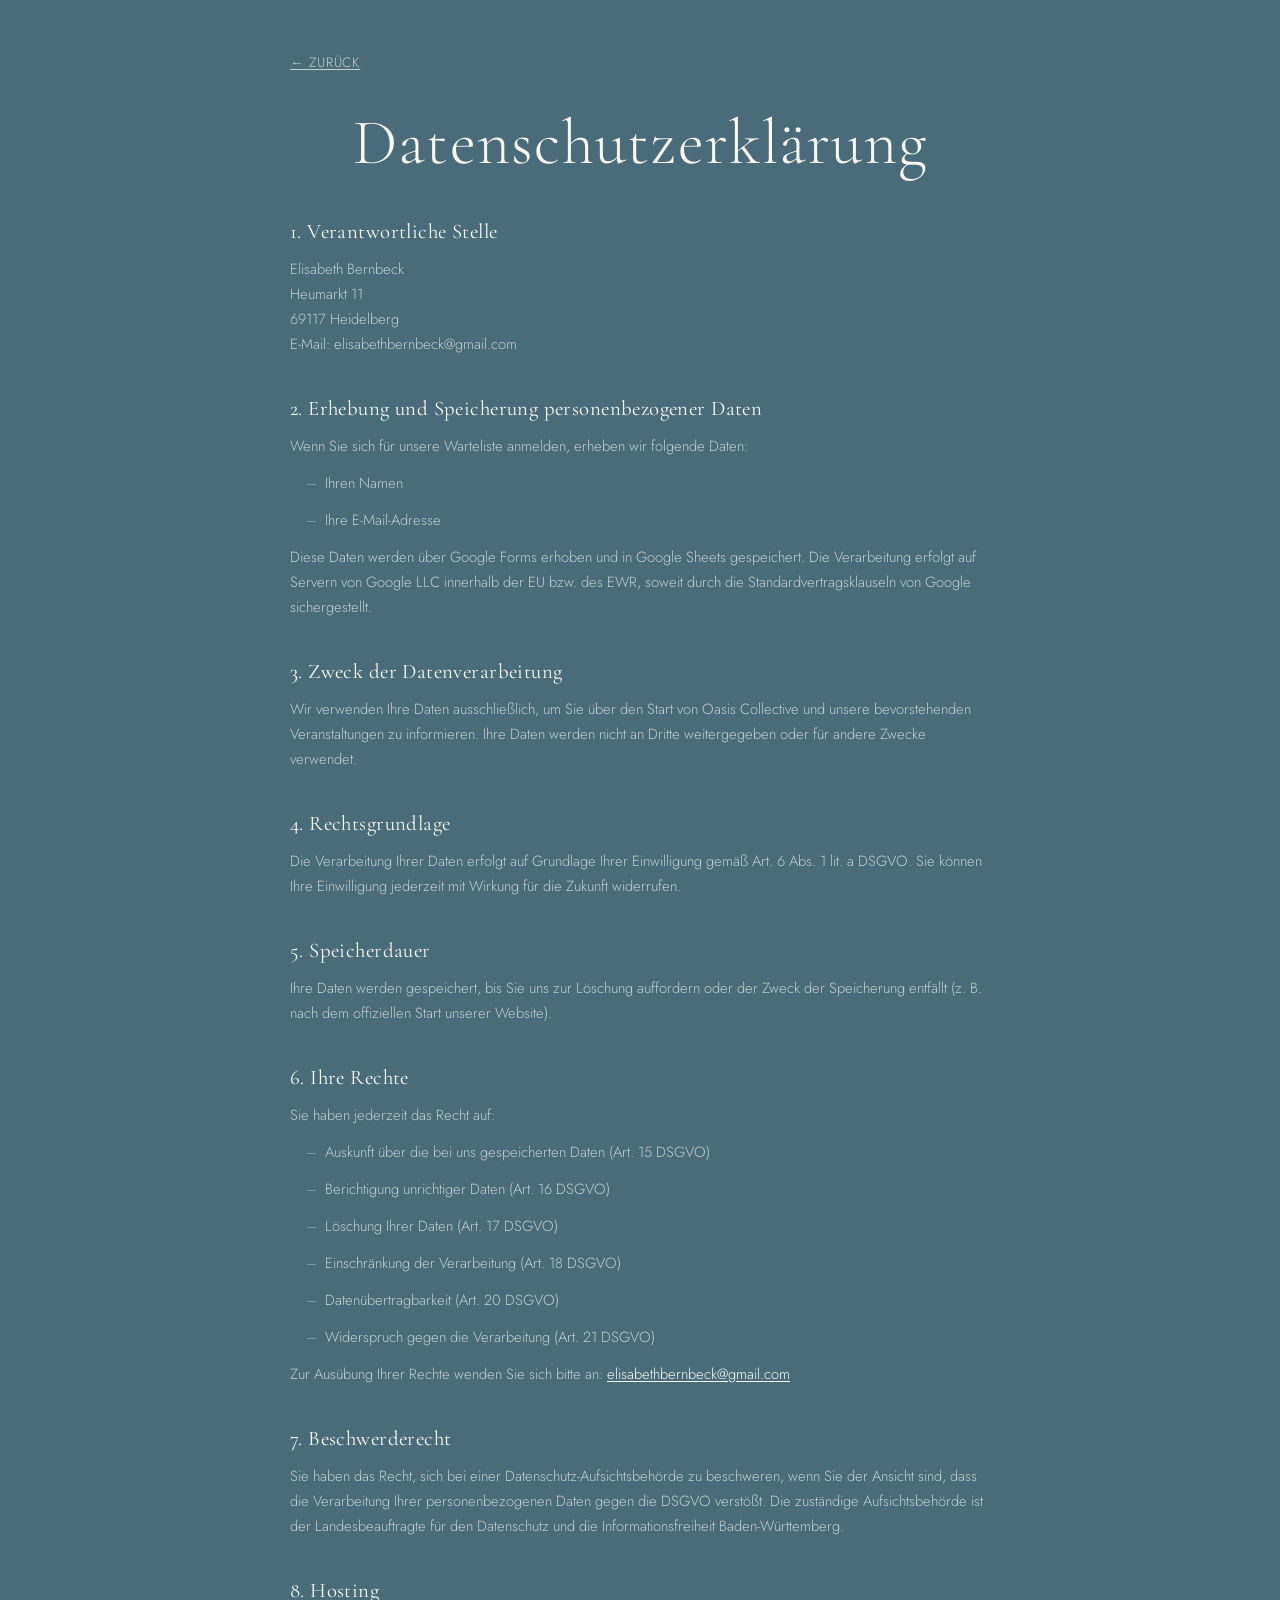
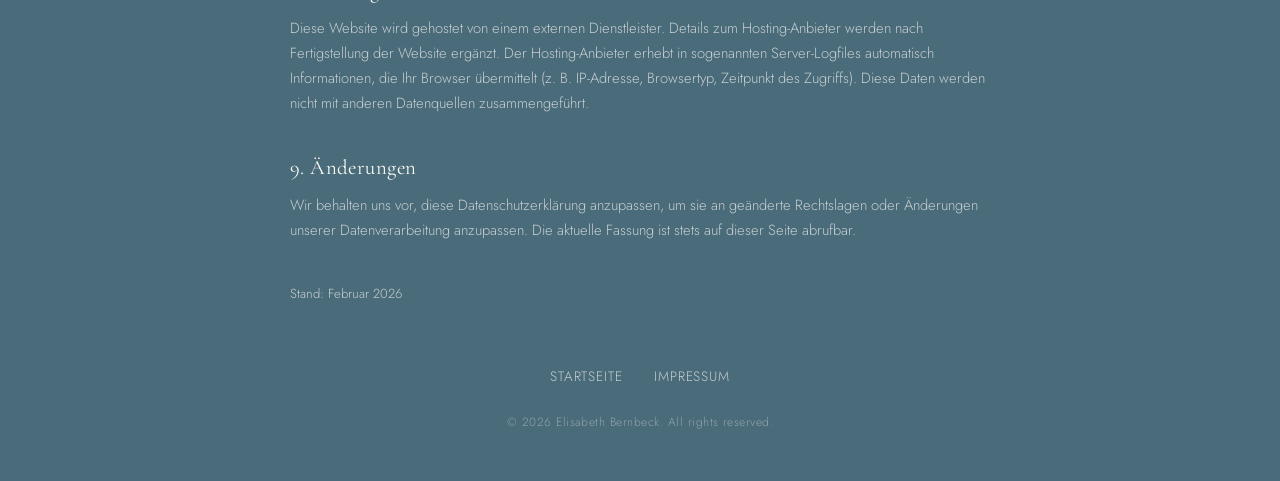
<file: datenschutz.html>
<!DOCTYPE html>
<html lang="de">
<head>
  <meta charset="UTF-8">
  <meta name="viewport" content="width=device-width, initial-scale=1.0">
  <title>Datenschutzerklärung – Oasis Collective</title>
  <link rel="stylesheet" href="style.css">
</head>
<body>
  <div class="page-wrapper">
    <div class="legal-page content">

      <a href="index.html" class="back-link">&larr; Zurück</a>

      <h1>Datenschutzerklärung</h1>

      <h2>1. Verantwortliche Stelle</h2>
      <p>
        Elisabeth Bernbeck<br>
        Heumarkt 11<br>
        69117 Heidelberg<br>
        E-Mail: elisabethbernbeck@gmail.com
      </p>

      <h2>2. Erhebung und Speicherung personenbezogener Daten</h2>
      <p>
        Wenn Sie sich für unsere Warteliste anmelden, erheben wir folgende Daten:
      </p>
      <ul>
        <li>Ihren Namen</li>
        <li>Ihre E-Mail-Adresse</li>
      </ul>
      <p>
        Diese Daten werden über Google Forms erhoben und in Google Sheets gespeichert.
        Die Verarbeitung erfolgt auf Servern von Google LLC innerhalb der EU bzw. des EWR,
        soweit durch die Standardvertragsklauseln von Google sichergestellt.
      </p>

      <h2>3. Zweck der Datenverarbeitung</h2>
      <p>
        Wir verwenden Ihre Daten ausschließlich, um Sie über den Start von Oasis Collective
        und unsere bevorstehenden Veranstaltungen zu informieren. Ihre Daten werden nicht an
        Dritte weitergegeben oder für andere Zwecke verwendet.
      </p>

      <h2>4. Rechtsgrundlage</h2>
      <p>
        Die Verarbeitung Ihrer Daten erfolgt auf Grundlage Ihrer Einwilligung gemäß
        Art. 6 Abs. 1 lit. a DSGVO. Sie können Ihre Einwilligung jederzeit mit Wirkung
        für die Zukunft widerrufen.
      </p>

      <h2>5. Speicherdauer</h2>
      <p>
        Ihre Daten werden gespeichert, bis Sie uns zur Löschung auffordern oder der Zweck
        der Speicherung entfällt (z.&nbsp;B. nach dem offiziellen Start unserer Website).
      </p>

      <h2>6. Ihre Rechte</h2>
      <p>Sie haben jederzeit das Recht auf:</p>
      <ul>
        <li>Auskunft über die bei uns gespeicherten Daten (Art. 15 DSGVO)</li>
        <li>Berichtigung unrichtiger Daten (Art. 16 DSGVO)</li>
        <li>Löschung Ihrer Daten (Art. 17 DSGVO)</li>
        <li>Einschränkung der Verarbeitung (Art. 18 DSGVO)</li>
        <li>Datenübertragbarkeit (Art. 20 DSGVO)</li>
        <li>Widerspruch gegen die Verarbeitung (Art. 21 DSGVO)</li>
      </ul>
      <p>
        Zur Ausübung Ihrer Rechte wenden Sie sich bitte an:
        <a href="mailto:elisabethbernbeck@gmail.com">elisabethbernbeck@gmail.com</a>
      </p>

      <h2>7. Beschwerderecht</h2>
      <p>
        Sie haben das Recht, sich bei einer Datenschutz-Aufsichtsbehörde zu beschweren,
        wenn Sie der Ansicht sind, dass die Verarbeitung Ihrer personenbezogenen Daten
        gegen die DSGVO verstößt. Die zuständige Aufsichtsbehörde ist der
        Landesbeauftragte für den Datenschutz und die Informationsfreiheit Baden-Württemberg.
      </p>

      <h2>8. Hosting</h2>
      <p>
        Diese Website wird gehostet von einem externen Dienstleister. Details zum Hosting-Anbieter
        werden nach Fertigstellung der Website ergänzt. Der Hosting-Anbieter erhebt in sogenannten
        Server-Logfiles automatisch Informationen, die Ihr Browser übermittelt (z.&nbsp;B. IP-Adresse,
        Browsertyp, Zeitpunkt des Zugriffs). Diese Daten werden nicht mit anderen Datenquellen zusammengeführt.
      </p>

      <h2>9. Änderungen</h2>
      <p>
        Wir behalten uns vor, diese Datenschutzerklärung anzupassen, um sie an geänderte
        Rechtslagen oder Änderungen unserer Datenverarbeitung anzupassen.
        Die aktuelle Fassung ist stets auf dieser Seite abrufbar.
      </p>

      <p style="margin-top: 2.5rem; font-size: 0.82rem;">
        Stand: Februar 2026
      </p>

    </div>

    <footer>
      <nav class="footer-links">
        <a href="index.html">Startseite</a>
        <a href="impressum.html">Impressum</a>
      </nav>
      <p class="copyright">&copy; 2026 Elisabeth Bernbeck. All rights reserved.</p>
    </footer>
  </div>
</body>
</html>
</file>
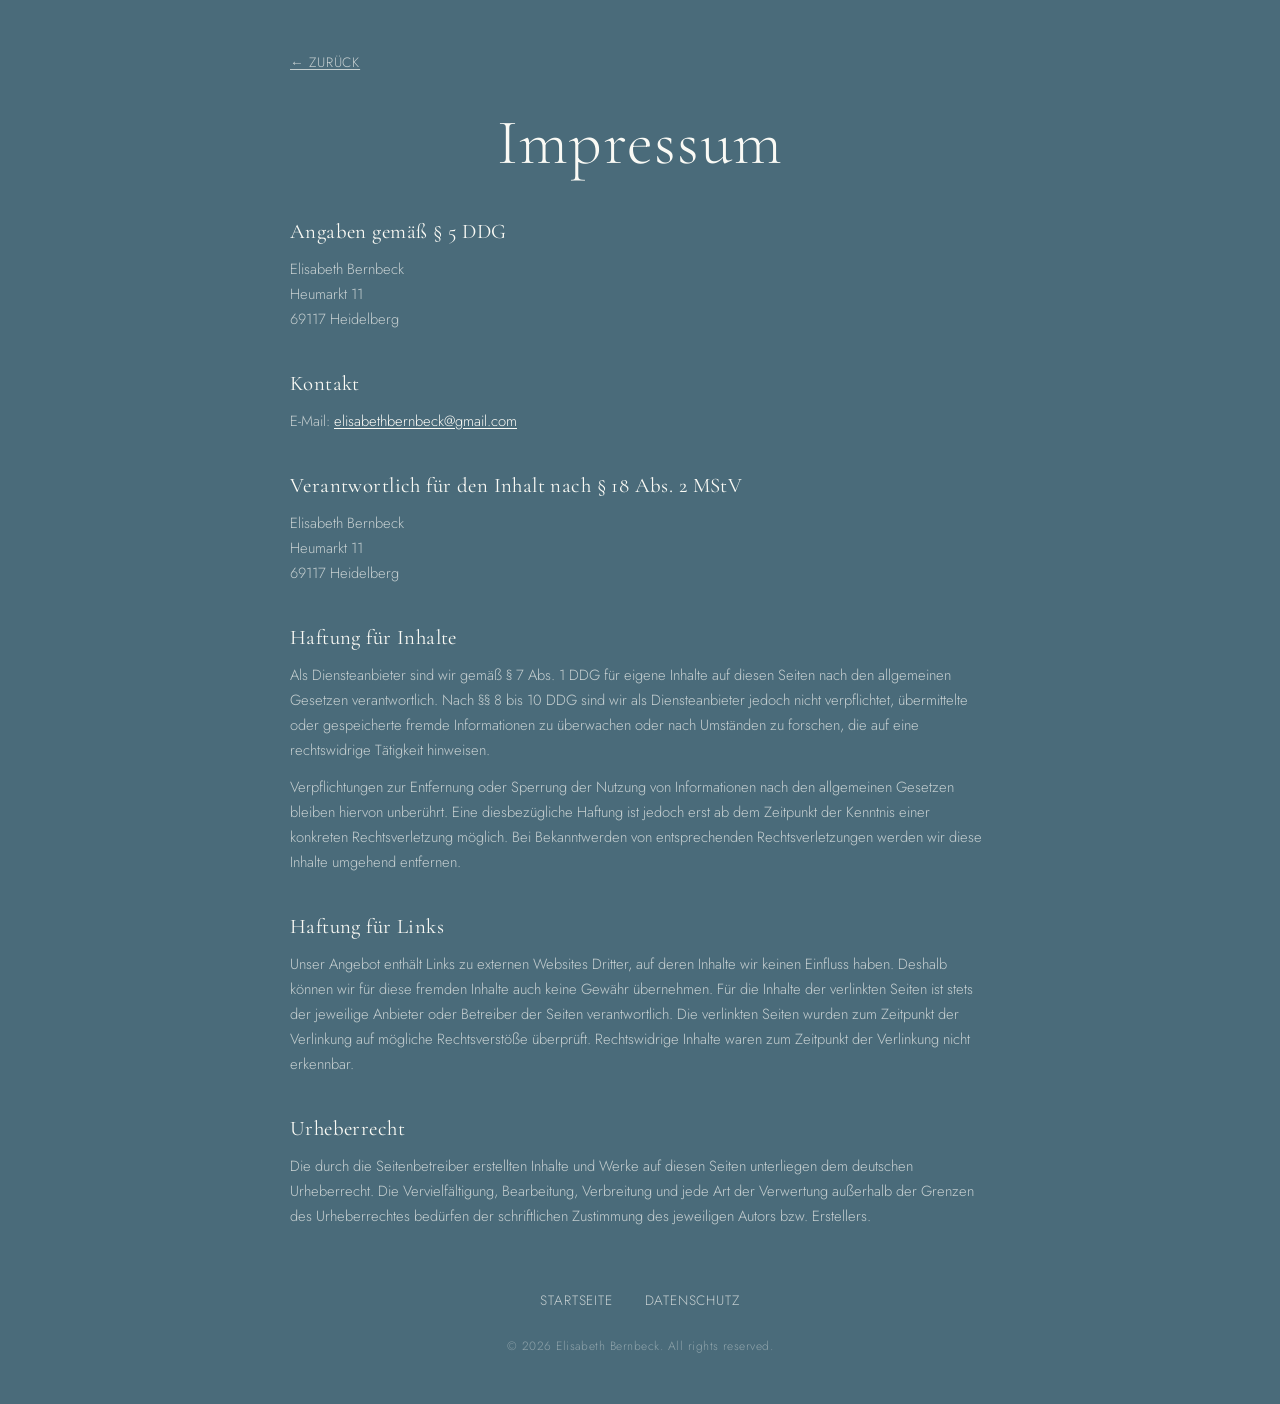
<file: impressum.html>
<!DOCTYPE html>
<html lang="de">
<head>
  <meta charset="UTF-8">
  <meta name="viewport" content="width=device-width, initial-scale=1.0">
  <title>Impressum – Oasis Collective</title>
  <link rel="stylesheet" href="style.css">
</head>
<body>
  <div class="page-wrapper">
    <div class="legal-page content">

      <a href="index.html" class="back-link">&larr; Zurück</a>

      <h1>Impressum</h1>

      <h2>Angaben gemäß § 5 DDG</h2>
      <p>
        Elisabeth Bernbeck<br>
        Heumarkt 11<br>
        69117 Heidelberg
      </p>

      <h2>Kontakt</h2>
      <p>
        E-Mail: <a href="mailto:elisabethbernbeck@gmail.com">elisabethbernbeck@gmail.com</a>
      </p>

      <h2>Verantwortlich für den Inhalt nach § 18 Abs. 2 MStV</h2>
      <p>
        Elisabeth Bernbeck<br>
        Heumarkt 11<br>
        69117 Heidelberg
      </p>

      <h2>Haftung für Inhalte</h2>
      <p>
        Als Diensteanbieter sind wir gemäß § 7 Abs. 1 DDG für eigene Inhalte auf diesen Seiten
        nach den allgemeinen Gesetzen verantwortlich. Nach §§ 8 bis 10 DDG sind wir als
        Diensteanbieter jedoch nicht verpflichtet, übermittelte oder gespeicherte fremde
        Informationen zu überwachen oder nach Umständen zu forschen, die auf eine rechtswidrige
        Tätigkeit hinweisen.
      </p>
      <p>
        Verpflichtungen zur Entfernung oder Sperrung der Nutzung von Informationen nach den
        allgemeinen Gesetzen bleiben hiervon unberührt. Eine diesbezügliche Haftung ist jedoch
        erst ab dem Zeitpunkt der Kenntnis einer konkreten Rechtsverletzung möglich. Bei
        Bekanntwerden von entsprechenden Rechtsverletzungen werden wir diese Inhalte umgehend entfernen.
      </p>

      <h2>Haftung für Links</h2>
      <p>
        Unser Angebot enthält Links zu externen Websites Dritter, auf deren Inhalte wir keinen
        Einfluss haben. Deshalb können wir für diese fremden Inhalte auch keine Gewähr übernehmen.
        Für die Inhalte der verlinkten Seiten ist stets der jeweilige Anbieter oder Betreiber der
        Seiten verantwortlich. Die verlinkten Seiten wurden zum Zeitpunkt der Verlinkung auf mögliche
        Rechtsverstöße überprüft. Rechtswidrige Inhalte waren zum Zeitpunkt der Verlinkung nicht
        erkennbar.
      </p>

      <h2>Urheberrecht</h2>
      <p>
        Die durch die Seitenbetreiber erstellten Inhalte und Werke auf diesen Seiten unterliegen
        dem deutschen Urheberrecht. Die Vervielfältigung, Bearbeitung, Verbreitung und jede Art
        der Verwertung außerhalb der Grenzen des Urheberrechtes bedürfen der schriftlichen
        Zustimmung des jeweiligen Autors bzw. Erstellers.
      </p>

    </div>

    <footer>
      <nav class="footer-links">
        <a href="index.html">Startseite</a>
        <a href="datenschutz.html">Datenschutz</a>
      </nav>
      <p class="copyright">&copy; 2026 Elisabeth Bernbeck. All rights reserved.</p>
    </footer>
  </div>
</body>
</html>
</file>
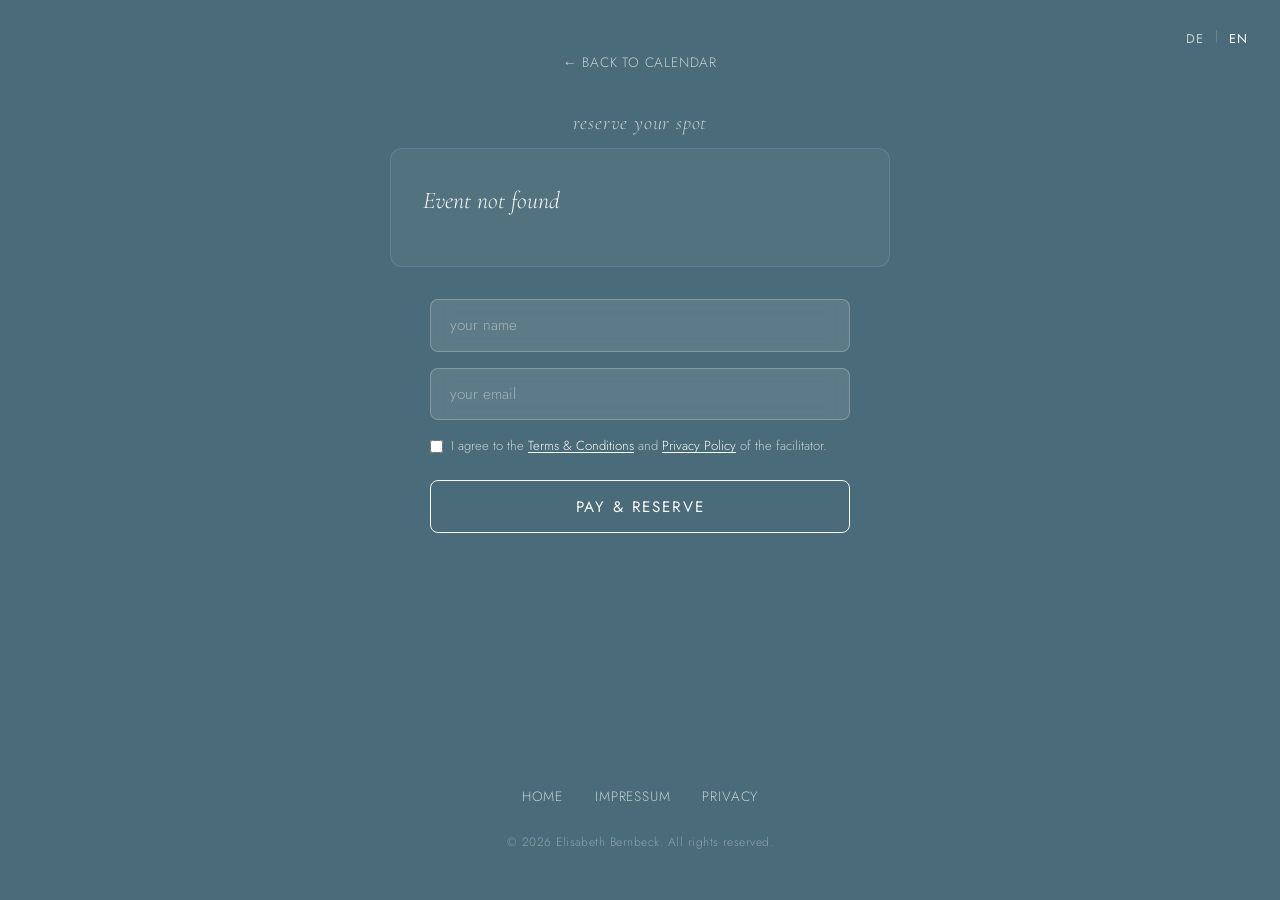
<file: reserve.html>
<!DOCTYPE html>
<html lang="en">
<head>
  <meta charset="UTF-8">
  <meta name="viewport" content="width=device-width, initial-scale=1.0">
  <title>Reserve – Oasis</title>
  <link rel="stylesheet" href="style.css">
</head>
<body>
  <!-- Language Toggle -->
  <div class="lang-toggle">
    <button id="btn-de">DE</button>
    <span>|</span>
    <button id="btn-en" class="active">EN</button>
  </div>

  <div class="page-wrapper">
    <div class="reserve-page content">

      <a href="home.html#calendar" class="back-link" data-en="&larr; Back to Calendar" data-de="&larr; Zurück zum Kalender">&larr; Back to Calendar</a>

      <p class="script-heading" data-en="reserve your spot" data-de="reserviere deinen Platz">reserve your spot</p>

      <!-- Event Details (populated by JS) -->
      <div class="reserve-details" id="reserve-details">
        <h3 id="res-event-name">Loading...</h3>
        <p id="res-event-date"></p>
        <p id="res-event-time"></p>
        <p id="res-event-facilitator"></p>
        <p id="res-event-price" style="margin-top: 0.75rem; color: var(--text-light); font-size: 1.1rem;"></p>
        <p id="res-event-spots"></p>
      </div>

      <!-- Sold out message (hidden unless sold out) -->
      <div id="res-sold-out" class="res-sold-out" style="display:none">
        <p data-en="This event is fully booked." data-de="Diese Veranstaltung ist ausgebucht.">This event is fully booked.</p>
        <a href="home.html#calendar" class="btn-outline" data-en="See other events" data-de="Andere Veranstaltungen">See other events</a>
      </div>

      <!-- Reservation Form -->
      <form class="reserve-form signup-form" id="reserve-form">
        <div class="form-group">
          <input type="text" id="res-name" placeholder="your name" data-en="your name" data-de="dein Name" required autocomplete="given-name">
        </div>
        <div class="form-group">
          <input type="email" id="res-email" placeholder="your email" data-en="your email" data-de="deine E-Mail" required autocomplete="email">
        </div>
        <label id="res-consent">
          <input type="checkbox" required>
          <span data-en="I agree to the <a href='#' id='res-tc-link'>Terms & Conditions</a> and <a href='#' id='res-pp-link'>Privacy Policy</a> of the facilitator." data-de="Ich stimme den <a href='#' id='res-tc-link'>AGB</a> und der <a href='#' id='res-pp-link'>Datenschutzerklärung</a> der Facilitatorin zu.">I agree to the <a href="#" id="res-tc-link">Terms & Conditions</a> and <a href="#" id="res-pp-link">Privacy Policy</a> of the facilitator.</span>
        </label>
        <button type="submit" class="submit-btn" data-en="Pay & Reserve" data-de="Bezahlen & Reservieren">Pay & Reserve</button>
      </form>

    </div>

    <footer>
      <nav class="footer-links">
        <a href="home.html">Home</a>
        <a href="impressum.html">Impressum</a>
        <a href="datenschutz.html" data-en="Privacy" data-de="Datenschutz">Privacy</a>
      </nav>
      <p class="copyright">&copy; 2026 Elisabeth Bernbeck. All rights reserved.</p>
    </footer>
  </div>

  <script>
    // ── Language Toggle ──
    var currentLang = localStorage.getItem('oasis-lang') || 'en';
    var btnDe = document.getElementById('btn-de');
    var btnEn = document.getElementById('btn-en');

    function setLang(lang) {
      currentLang = lang;
      document.documentElement.lang = lang;
      localStorage.setItem('oasis-lang', lang);
      btnDe.classList.toggle('active', lang === 'de');
      btnEn.classList.toggle('active', lang === 'en');
      document.querySelectorAll('[data-en]').forEach(function (el) {
        if (el.tagName === 'INPUT' && el.type !== 'checkbox') {
          el.placeholder = el.getAttribute('data-' + lang);
        } else {
          el.innerHTML = el.getAttribute('data-' + lang);
        }
      });
      if (window.currentEvent) fillEvent(window.currentEvent);
    }

    btnDe.addEventListener('click', function () { setLang('de'); });
    btnEn.addEventListener('click', function () { setLang('en'); });

    // ── Legal link mapping ──
    var legalLinks = {
      thembe: { tc: 'legal/thembe-agb.html', pp: 'legal/thembe-datenschutz.html' },
      elisabeth: { tc: 'legal/elisabeth-agb.html', pp: 'legal/elisabeth-datenschutz.html' },
      steffi: { tc: 'legal/steffi-agb.html', pp: 'legal/steffi-datenschutz.html' }
    };

    // ── Inline event data ── (keep capacity/reserved in sync with home.html)
    var eventsData = [
      {"id":"opening-ceremony","name":{"en":"Opening Ceremony","de":"Eröffnungszeremonie"},"facilitator":"thembe","facilitatorFull":"Thembelihle Mchunu","date":"2026-03-14","day":{"en":"Sat","de":"Sa"},"time":"10:00 – 12:00","price":25,"currency":"€","capacity":20,"reserved":0,"stripeLink":"https://buy.stripe.com/PLACEHOLDER"},
      {"id":"sonic-rest-reset","name":{"en":"Sonic Rest & Reset","de":"Sonic Rest & Reset"},"facilitator":"thembe","facilitatorFull":"Thembelihle Mchunu","date":"2026-03-17","day":{"en":"Tue","de":"Di"},"time":"17:00 – 20:00","price":35,"currency":"€","capacity":15,"reserved":0,"stripeLink":"https://buy.stripe.com/PLACEHOLDER"},
      {"id":"sacred-cycle","name":{"en":"Sacred Cycle","de":"Sacred Cycle"},"facilitator":"steffi","facilitatorFull":"Stefanie Gann","date":"2026-03-21","day":{"en":"Sat","de":"Sa"},"time":"10:00 – 12:00","price":30,"currency":"€","capacity":12,"reserved":0,"stripeLink":"https://buy.stripe.com/PLACEHOLDER"},
      {"id":"tea-lounge","name":{"en":"Tea Lounge","de":"Tee-Lounge"},"facilitator":"thembe","facilitatorFull":"Thembelihle Mchunu","date":"2026-03-28","day":{"en":"Sat","de":"Sa"},"time":"10:00 – 12:00","price":15,"currency":"€","capacity":12,"reserved":0,"stripeLink":"https://buy.stripe.com/PLACEHOLDER"},
      {"id":"muse-choir","name":{"en":"Muse Choir","de":"Muse Choir"},"facilitator":"thembe","facilitatorFull":"Thembelihle Mchunu","date":"2026-04-04","day":{"en":"Sat","de":"Sa"},"time":"10:00 – 12:00","price":20,"currency":"€","capacity":20,"reserved":0,"stripeLink":"https://buy.stripe.com/PLACEHOLDER"}
    ];

    // ── Load event from URL param ──
    var params = new URLSearchParams(window.location.search);
    var eventId = params.get('event');
    var ev = eventsData.find(function (e) { return e.id === eventId; });
    if (ev) {
      window.currentEvent = ev;
      fillEvent(ev);
    } else {
      document.getElementById('res-event-name').textContent = 'Event not found';
    }

    function fillEvent(ev) {
      var lang = currentLang;
      var d = new Date(ev.date + 'T00:00:00');
      var options = lang === 'de'
        ? { weekday: 'long', day: 'numeric', month: 'long', year: 'numeric' }
        : { weekday: 'long', month: 'long', day: 'numeric', year: 'numeric' };
      document.getElementById('res-event-name').textContent = ev.name[lang];
      document.getElementById('res-event-date').textContent = d.toLocaleDateString(lang === 'de' ? 'de-DE' : 'en-US', options);
      document.getElementById('res-event-time').textContent = ev.time;
      document.getElementById('res-event-facilitator').textContent = (lang === 'de' ? 'mit ' : 'with ') + ev.facilitatorFull;
      document.getElementById('res-event-price').textContent = ev.currency + ev.price;

      // Spots availability
      var spotsEl = document.getElementById('res-event-spots');
      var form    = document.getElementById('reserve-form');
      var soldOutEl = document.getElementById('res-sold-out');
      if (ev.capacity != null) {
        var spotsLeft = ev.capacity - (ev.reserved || 0);
        var soldOut   = spotsLeft <= 0;
        if (soldOut) {
          spotsEl.textContent = '';
          form.style.display    = 'none';
          soldOutEl.style.display = 'block';
        } else {
          var spotsText = lang === 'de'
            ? spotsLeft + ' von ' + ev.capacity + ' Plätzen frei'
            : spotsLeft + ' of ' + ev.capacity + ' spots remaining';
          spotsEl.textContent = spotsText;
          spotsEl.className   = spotsLeft <= 5 ? 'res-spots low' : 'res-spots';
        }
      }

      // Set legal links
      var links = legalLinks[ev.facilitator];
      var tcLink = document.getElementById('res-tc-link');
      var ppLink = document.getElementById('res-pp-link');
      if (tcLink) tcLink.href = links.tc;
      if (ppLink) ppLink.href = links.pp;
    }

    // ── Form submission → Stripe Payment Link ──
    document.getElementById('reserve-form').addEventListener('submit', function (e) {
      e.preventDefault();
      if (window.currentEvent && window.currentEvent.stripeLink && window.currentEvent.stripeLink !== 'https://buy.stripe.com/PLACEHOLDER') {
        window.location.href = window.currentEvent.stripeLink;
      } else {
        alert(currentLang === 'de'
          ? 'Zahlung wird bald verfügbar sein. Danke für dein Interesse!'
          : 'Payment coming soon. Thank you for your interest!');
      }
    });

    // Init
    setLang(currentLang);
  </script>
</body>
</html>
</file>
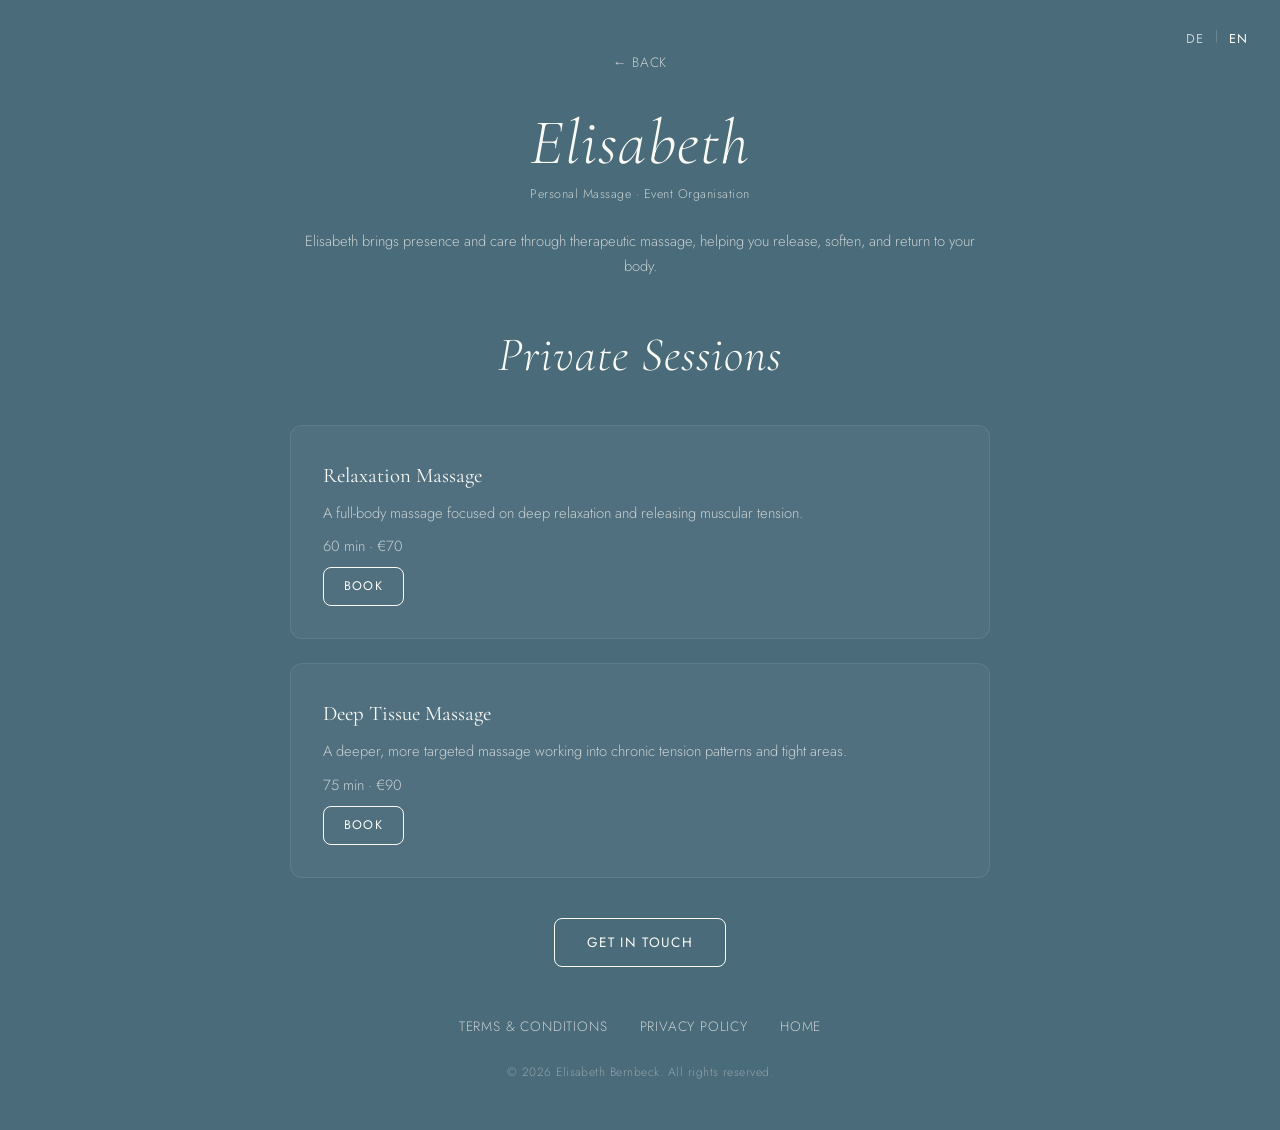
<file: facilitators/elisabeth.html>
<!DOCTYPE html>
<html lang="en">
<head>
  <meta charset="UTF-8">
  <meta name="viewport" content="width=device-width, initial-scale=1.0">
  <title>Elisabeth – Oasis</title>
  <link rel="stylesheet" href="../style.css">
</head>
<body>
  <div class="lang-toggle">
    <button id="btn-de">DE</button><span>|</span><button id="btn-en" class="active">EN</button>
  </div>

  <div class="page-wrapper">
    <div class="facilitator-page content">
      <a href="../home.html#services" class="back-link" data-en="&larr; Back" data-de="&larr; Zurück">&larr; Back</a>

      <div class="facilitator-header">
        <h1>Elisabeth</h1>
        <p class="about-role" id="f-role"></p>
        <p class="about-bio" id="f-bio"></p>
      </div>

      <h2 class="script-title" data-en="Private Sessions" data-de="Private Sitzungen">Private Sessions</h2>
      <div class="facilitator-services" id="f-services"></div>

      <div style="text-align: center; margin-top: 2.5rem;">
        <a href="" id="f-contact" class="btn-outline" data-en="Get in Touch" data-de="Kontakt">Get in Touch</a>
      </div>
    </div>

    <footer>
      <nav class="footer-links">
        <a href="../legal/elisabeth-agb.html" data-en="Terms & Conditions" data-de="AGB">Terms & Conditions</a>
        <a href="../legal/elisabeth-datenschutz.html" data-en="Privacy Policy" data-de="Datenschutz">Privacy Policy</a>
        <a href="../home.html">Home</a>
      </nav>
      <p class="copyright">&copy; 2026 Elisabeth Bernbeck. All rights reserved.</p>
    </footer>
  </div>

  <script>
    var FACILITATOR_KEY = 'elisabeth';
    var currentLang = localStorage.getItem('oasis-lang') || 'en';
    var btnDe = document.getElementById('btn-de');
    var btnEn = document.getElementById('btn-en');

    function setLang(lang) {
      currentLang = lang;
      document.documentElement.lang = lang;
      localStorage.setItem('oasis-lang', lang);
      btnDe.classList.toggle('active', lang === 'de');
      btnEn.classList.toggle('active', lang === 'en');
      document.querySelectorAll('[data-en]').forEach(function (el) {
        if (el.tagName === 'INPUT') el.placeholder = el.getAttribute('data-' + lang);
        else el.innerHTML = el.getAttribute('data-' + lang);
      });
      if (window.facData) renderFacilitator(window.facData);
    }

    btnDe.addEventListener('click', function () { setLang('de'); });
    btnEn.addEventListener('click', function () { setLang('en'); });

    fetch('../data/services.json')
      .then(function (r) { return r.json(); })
      .then(function (data) {
        window.facData = data[FACILITATOR_KEY];
        renderFacilitator(window.facData);
      });

    function renderFacilitator(f) {
      var lang = currentLang;
      document.getElementById('f-role').textContent = f.role[lang];
      document.getElementById('f-bio').textContent = f.bio[lang];
      document.getElementById('f-contact').href = 'mailto:' + f.email;
      document.getElementById('f-services').innerHTML = f.services.map(function (s) {
        return '<div class="facilitator-service">' +
          '<h3>' + s.name[lang] + '</h3>' +
          '<p>' + s.description[lang] + '</p>' +
          '<p class="service-meta">' + s.duration + ' · ' + s.currency + s.price + '</p>' +
          '<a href="' + s.stripeLink + '" target="_blank" class="btn-outline btn-sm">' + (lang === 'de' ? 'Buchen' : 'Book') + '</a>' +
        '</div>';
      }).join('');
    }

    setLang(currentLang);
  </script>
</body>
</html>
</file>
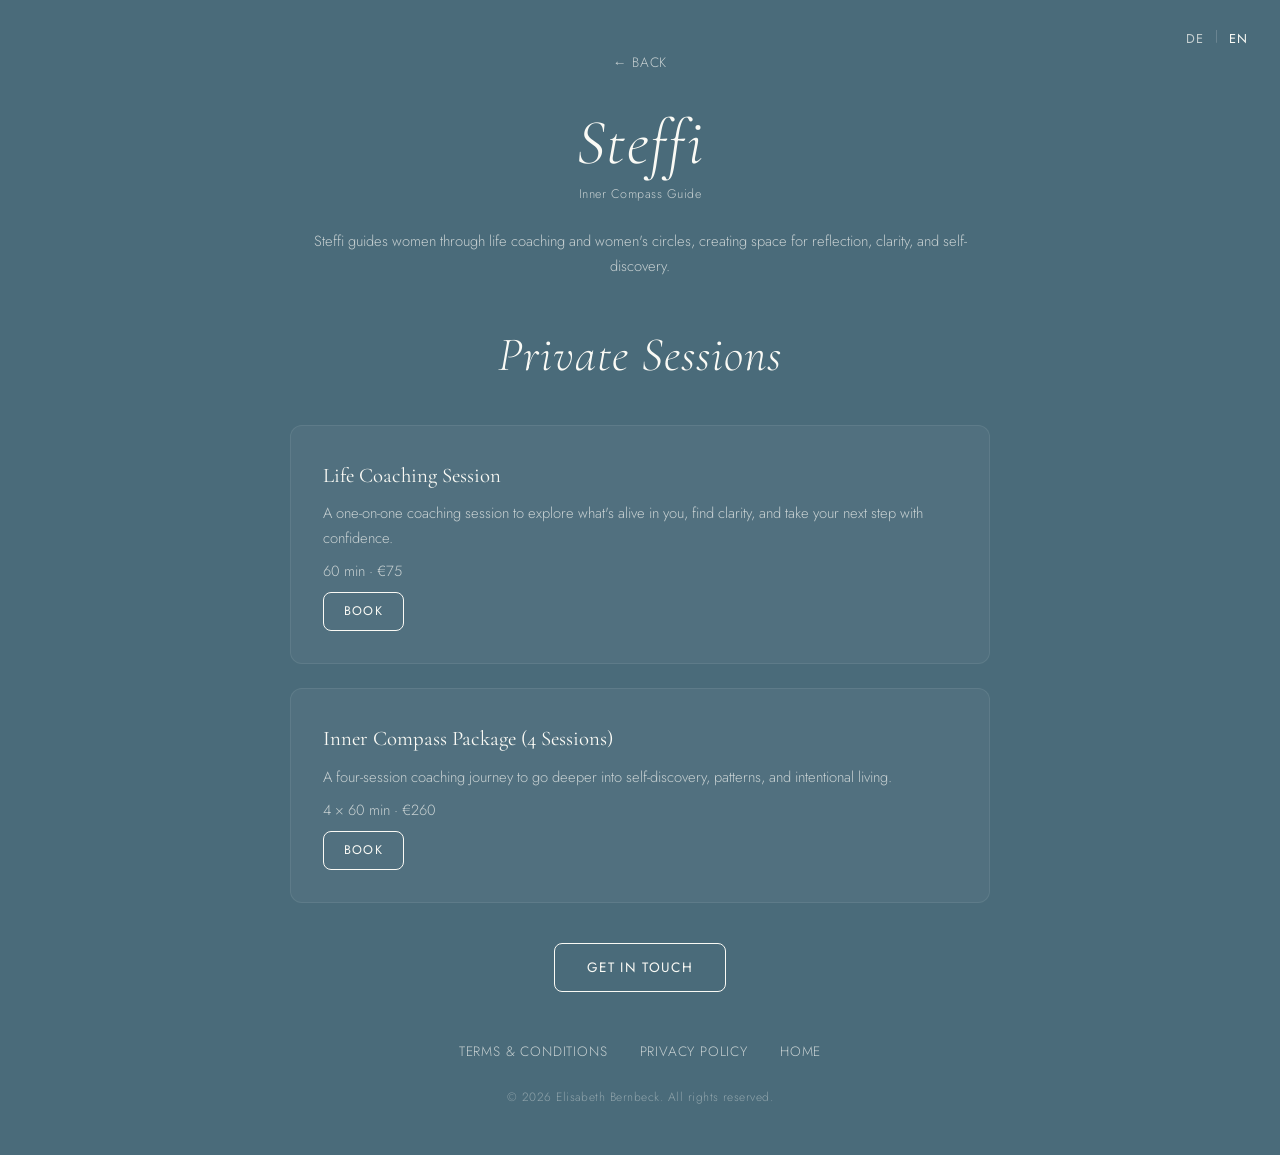
<file: facilitators/steffi.html>
<!DOCTYPE html>
<html lang="en">
<head>
  <meta charset="UTF-8">
  <meta name="viewport" content="width=device-width, initial-scale=1.0">
  <title>Steffi – Oasis</title>
  <link rel="stylesheet" href="../style.css">
</head>
<body>
  <div class="lang-toggle">
    <button id="btn-de">DE</button><span>|</span><button id="btn-en" class="active">EN</button>
  </div>

  <div class="page-wrapper">
    <div class="facilitator-page content">
      <a href="../home.html#services" class="back-link" data-en="&larr; Back" data-de="&larr; Zurück">&larr; Back</a>

      <div class="facilitator-header">
        <h1>Steffi</h1>
        <p class="about-role" id="f-role"></p>
        <p class="about-bio" id="f-bio"></p>
      </div>

      <h2 class="script-title" data-en="Private Sessions" data-de="Private Sitzungen">Private Sessions</h2>
      <div class="facilitator-services" id="f-services"></div>

      <div style="text-align: center; margin-top: 2.5rem;">
        <a href="" id="f-contact" class="btn-outline" data-en="Get in Touch" data-de="Kontakt">Get in Touch</a>
      </div>
    </div>

    <footer>
      <nav class="footer-links">
        <a href="../legal/steffi-agb.html" data-en="Terms & Conditions" data-de="AGB">Terms & Conditions</a>
        <a href="../legal/steffi-datenschutz.html" data-en="Privacy Policy" data-de="Datenschutz">Privacy Policy</a>
        <a href="../home.html">Home</a>
      </nav>
      <p class="copyright">&copy; 2026 Elisabeth Bernbeck. All rights reserved.</p>
    </footer>
  </div>

  <script>
    var FACILITATOR_KEY = 'steffi';
    var currentLang = localStorage.getItem('oasis-lang') || 'en';
    var btnDe = document.getElementById('btn-de');
    var btnEn = document.getElementById('btn-en');

    function setLang(lang) {
      currentLang = lang;
      document.documentElement.lang = lang;
      localStorage.setItem('oasis-lang', lang);
      btnDe.classList.toggle('active', lang === 'de');
      btnEn.classList.toggle('active', lang === 'en');
      document.querySelectorAll('[data-en]').forEach(function (el) {
        if (el.tagName === 'INPUT') el.placeholder = el.getAttribute('data-' + lang);
        else el.innerHTML = el.getAttribute('data-' + lang);
      });
      if (window.facData) renderFacilitator(window.facData);
    }

    btnDe.addEventListener('click', function () { setLang('de'); });
    btnEn.addEventListener('click', function () { setLang('en'); });

    fetch('../data/services.json')
      .then(function (r) { return r.json(); })
      .then(function (data) {
        window.facData = data[FACILITATOR_KEY];
        renderFacilitator(window.facData);
      });

    function renderFacilitator(f) {
      var lang = currentLang;
      document.getElementById('f-role').textContent = f.role[lang];
      document.getElementById('f-bio').textContent = f.bio[lang];
      document.getElementById('f-contact').href = 'mailto:' + f.email;
      document.getElementById('f-services').innerHTML = f.services.map(function (s) {
        return '<div class="facilitator-service">' +
          '<h3>' + s.name[lang] + '</h3>' +
          '<p>' + s.description[lang] + '</p>' +
          '<p class="service-meta">' + s.duration + ' · ' + s.currency + s.price + '</p>' +
          '<a href="' + s.stripeLink + '" target="_blank" class="btn-outline btn-sm">' + (lang === 'de' ? 'Buchen' : 'Book') + '</a>' +
        '</div>';
      }).join('');
    }

    setLang(currentLang);
  </script>
</body>
</html>
</file>
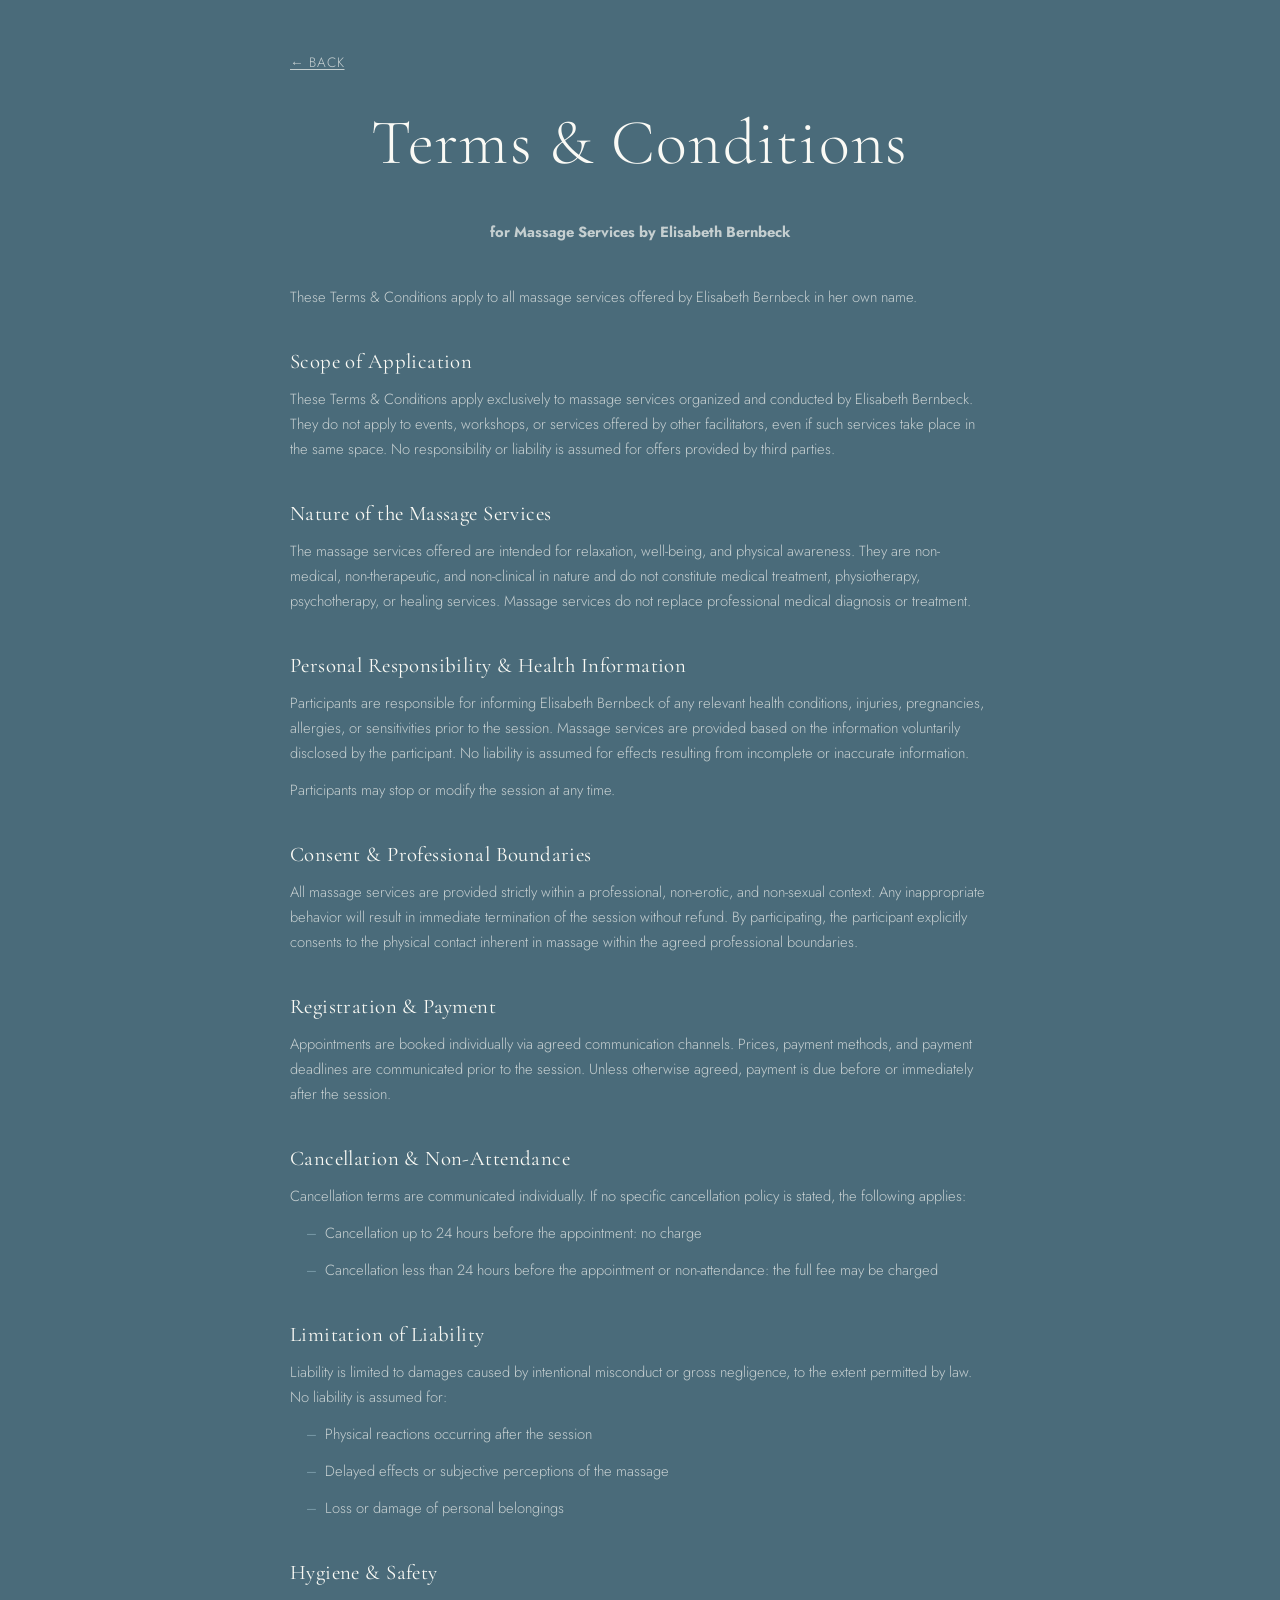
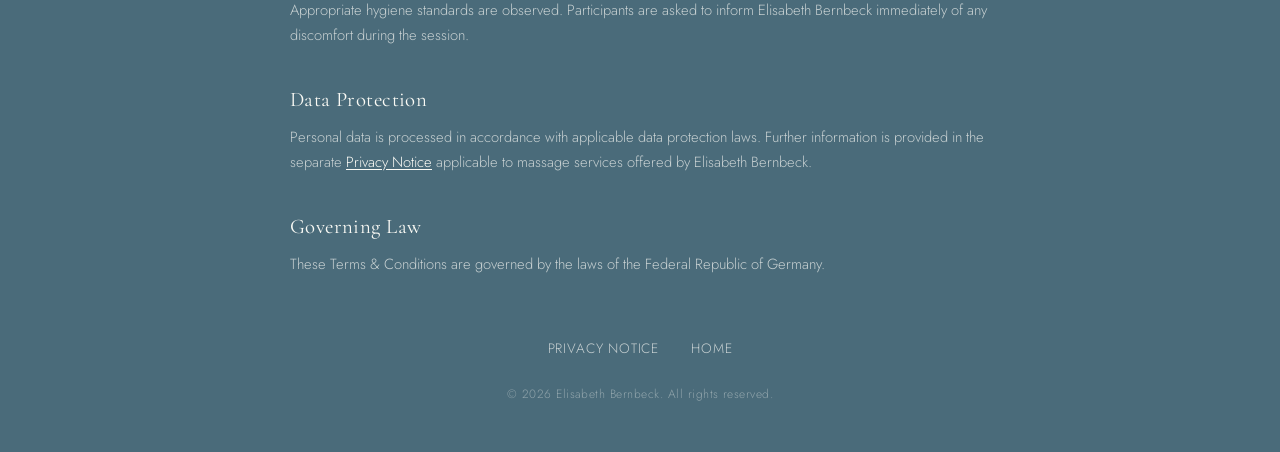
<file: legal/elisabeth-agb.html>
<!DOCTYPE html>
<html lang="en">
<head>
  <meta charset="UTF-8">
  <meta name="viewport" content="width=device-width, initial-scale=1.0">
  <title>Terms & Conditions – Elisabeth Bernbeck – Oasis</title>
  <link rel="stylesheet" href="../style.css">
</head>
<body>
  <div class="page-wrapper">
    <div class="legal-page content">
      <a href="../home.html" class="back-link">&larr; Back</a>

      <h1>Terms & Conditions</h1>
      <p style="text-align:center; margin-bottom: 2.5rem;"><strong>for Massage Services by Elisabeth Bernbeck</strong></p>

      <p>These Terms & Conditions apply to all massage services offered by Elisabeth Bernbeck in her own name.</p>

      <h2>Scope of Application</h2>
      <p>These Terms & Conditions apply exclusively to massage services organized and conducted by Elisabeth Bernbeck. They do not apply to events, workshops, or services offered by other facilitators, even if such services take place in the same space. No responsibility or liability is assumed for offers provided by third parties.</p>

      <h2>Nature of the Massage Services</h2>
      <p>The massage services offered are intended for relaxation, well-being, and physical awareness. They are non-medical, non-therapeutic, and non-clinical in nature and do not constitute medical treatment, physiotherapy, psychotherapy, or healing services. Massage services do not replace professional medical diagnosis or treatment.</p>

      <h2>Personal Responsibility & Health Information</h2>
      <p>Participants are responsible for informing Elisabeth Bernbeck of any relevant health conditions, injuries, pregnancies, allergies, or sensitivities prior to the session. Massage services are provided based on the information voluntarily disclosed by the participant. No liability is assumed for effects resulting from incomplete or inaccurate information.</p>
      <p>Participants may stop or modify the session at any time.</p>

      <h2>Consent & Professional Boundaries</h2>
      <p>All massage services are provided strictly within a professional, non-erotic, and non-sexual context. Any inappropriate behavior will result in immediate termination of the session without refund. By participating, the participant explicitly consents to the physical contact inherent in massage within the agreed professional boundaries.</p>

      <h2>Registration & Payment</h2>
      <p>Appointments are booked individually via agreed communication channels. Prices, payment methods, and payment deadlines are communicated prior to the session. Unless otherwise agreed, payment is due before or immediately after the session.</p>

      <h2>Cancellation & Non-Attendance</h2>
      <p>Cancellation terms are communicated individually. If no specific cancellation policy is stated, the following applies:</p>
      <ul>
        <li>Cancellation up to 24 hours before the appointment: no charge</li>
        <li>Cancellation less than 24 hours before the appointment or non-attendance: the full fee may be charged</li>
      </ul>

      <h2>Limitation of Liability</h2>
      <p>Liability is limited to damages caused by intentional misconduct or gross negligence, to the extent permitted by law. No liability is assumed for:</p>
      <ul>
        <li>Physical reactions occurring after the session</li>
        <li>Delayed effects or subjective perceptions of the massage</li>
        <li>Loss or damage of personal belongings</li>
      </ul>

      <h2>Hygiene & Safety</h2>
      <p>Appropriate hygiene standards are observed. Participants are asked to inform Elisabeth Bernbeck immediately of any discomfort during the session.</p>

      <h2>Data Protection</h2>
      <p>Personal data is processed in accordance with applicable data protection laws. Further information is provided in the separate <a href="elisabeth-datenschutz.html">Privacy Notice</a> applicable to massage services offered by Elisabeth Bernbeck.</p>

      <h2>Governing Law</h2>
      <p>These Terms & Conditions are governed by the laws of the Federal Republic of Germany.</p>
    </div>

    <footer>
      <nav class="footer-links">
        <a href="elisabeth-datenschutz.html">Privacy Notice</a>
        <a href="../home.html">Home</a>
      </nav>
      <p class="copyright">&copy; 2026 Elisabeth Bernbeck. All rights reserved.</p>
    </footer>
  </div>
</body>
</html>
</file>
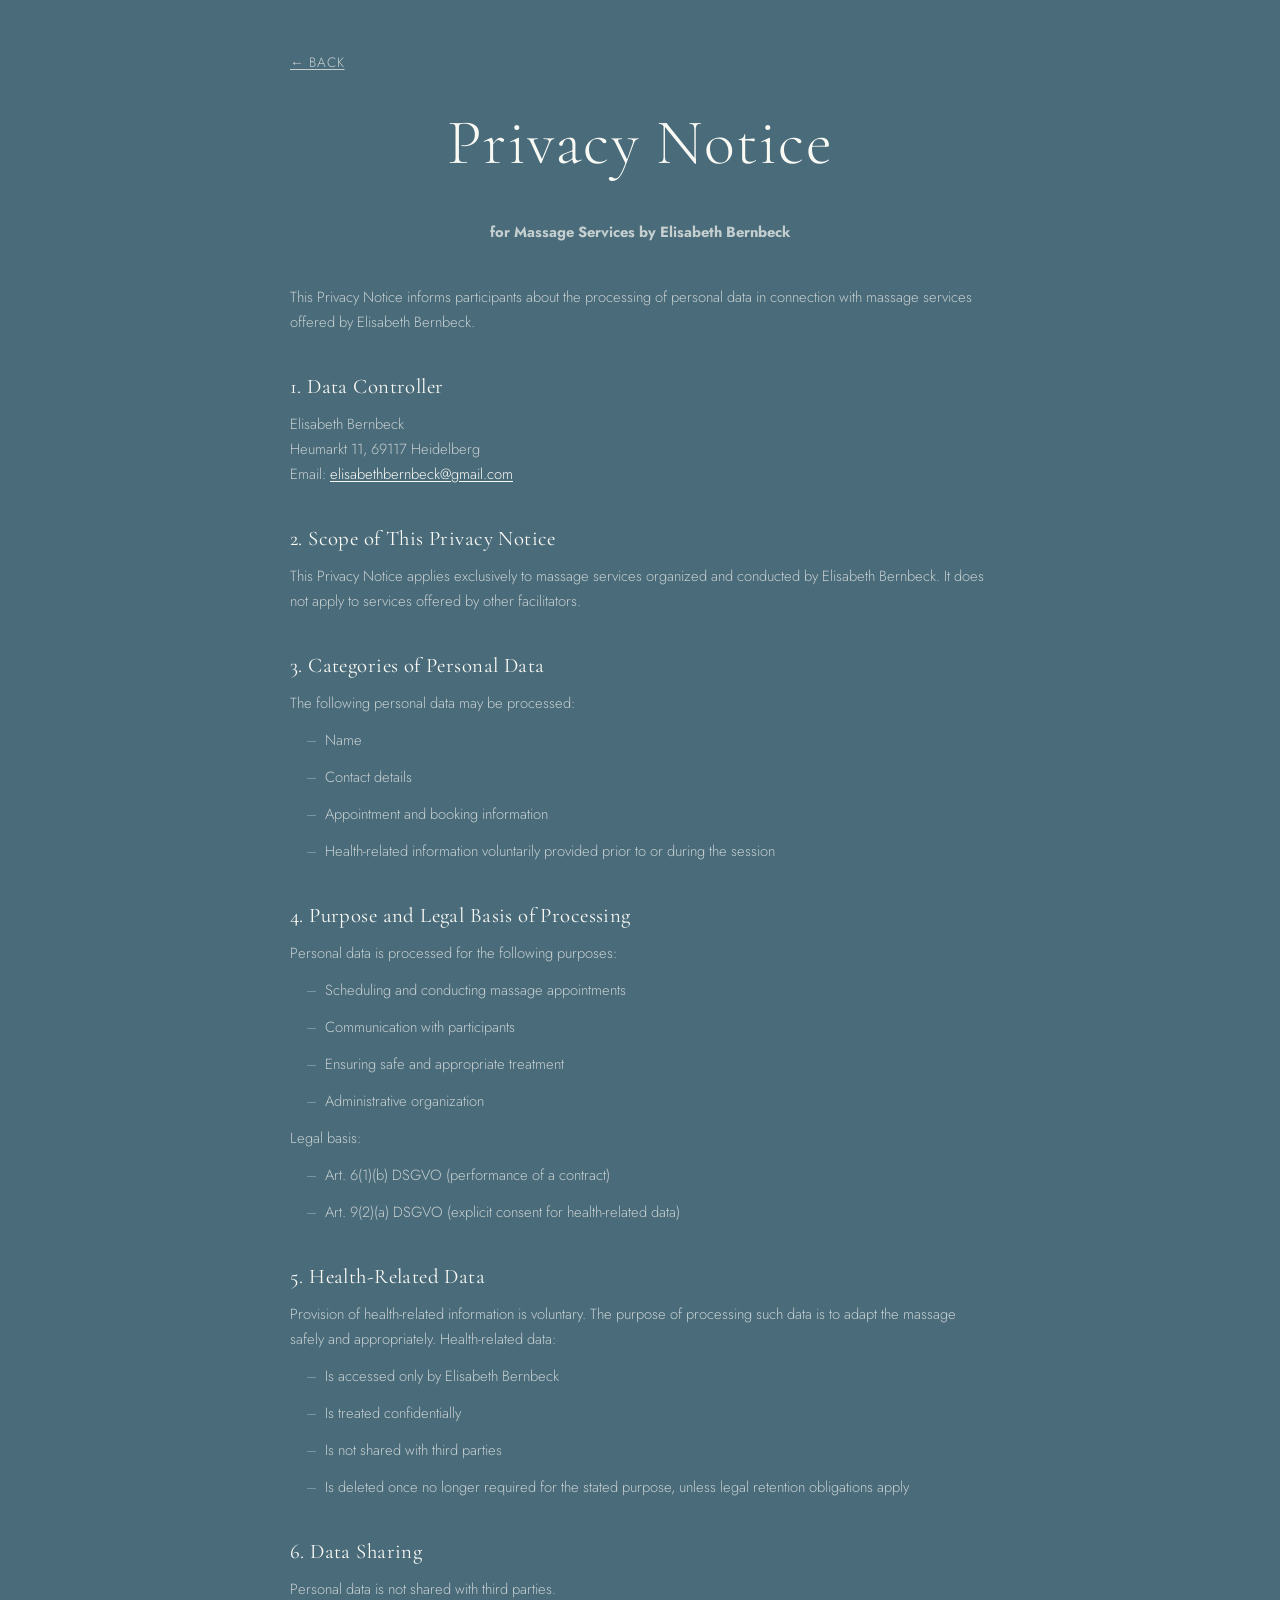
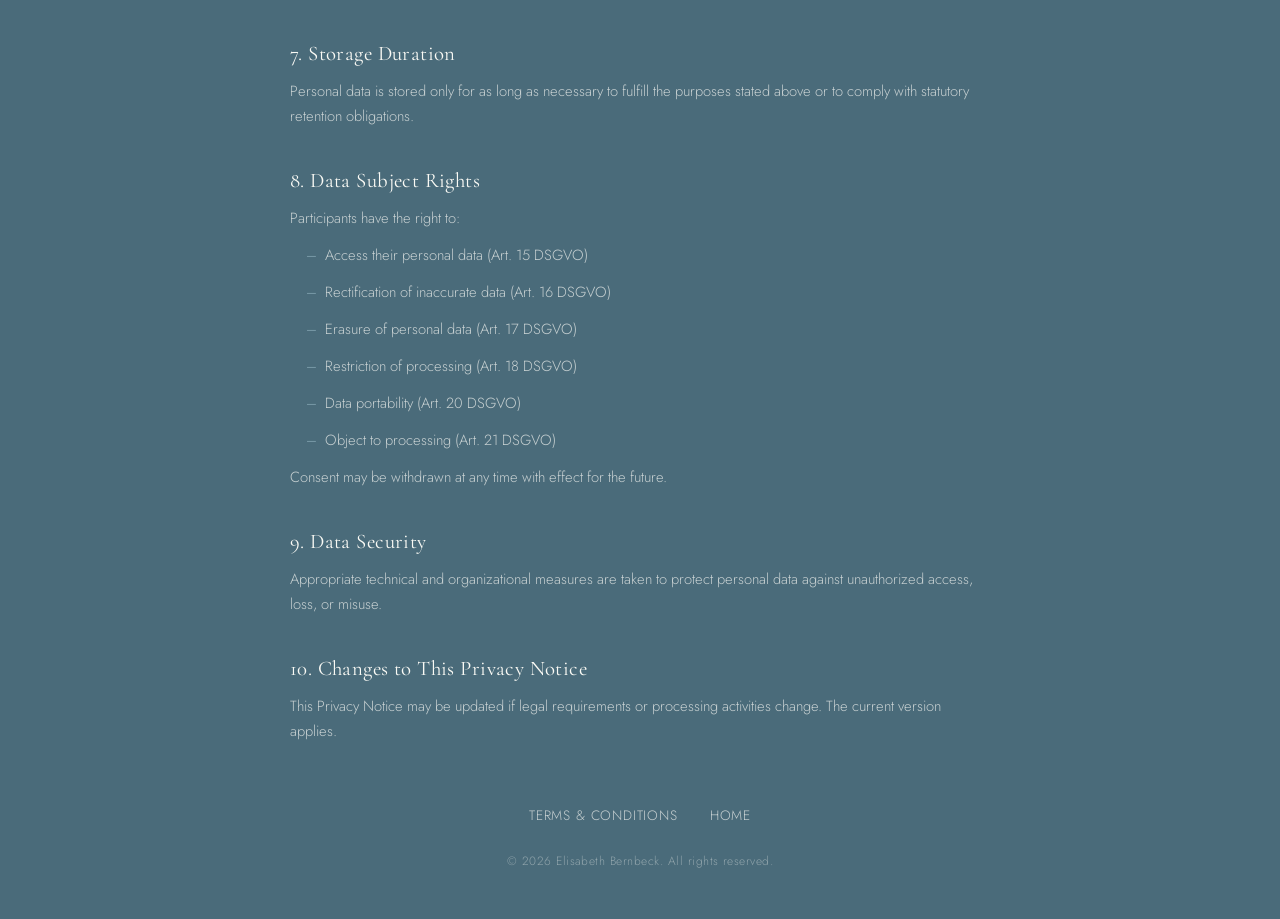
<file: legal/elisabeth-datenschutz.html>
<!DOCTYPE html>
<html lang="en">
<head>
  <meta charset="UTF-8">
  <meta name="viewport" content="width=device-width, initial-scale=1.0">
  <title>Privacy Notice – Elisabeth Bernbeck – Oasis</title>
  <link rel="stylesheet" href="../style.css">
</head>
<body>
  <div class="page-wrapper">
    <div class="legal-page content">
      <a href="../home.html" class="back-link">&larr; Back</a>

      <h1>Privacy Notice</h1>
      <p style="text-align:center; margin-bottom: 2.5rem;"><strong>for Massage Services by Elisabeth Bernbeck</strong></p>

      <p>This Privacy Notice informs participants about the processing of personal data in connection with massage services offered by Elisabeth Bernbeck.</p>

      <h2>1. Data Controller</h2>
      <p>Elisabeth Bernbeck<br>
      Heumarkt 11, 69117 Heidelberg<br>
      Email: <a href="mailto:elisabethbernbeck@gmail.com">elisabethbernbeck@gmail.com</a></p>

      <h2>2. Scope of This Privacy Notice</h2>
      <p>This Privacy Notice applies exclusively to massage services organized and conducted by Elisabeth Bernbeck. It does not apply to services offered by other facilitators.</p>

      <h2>3. Categories of Personal Data</h2>
      <p>The following personal data may be processed:</p>
      <ul>
        <li>Name</li>
        <li>Contact details</li>
        <li>Appointment and booking information</li>
        <li>Health-related information voluntarily provided prior to or during the session</li>
      </ul>

      <h2>4. Purpose and Legal Basis of Processing</h2>
      <p>Personal data is processed for the following purposes:</p>
      <ul>
        <li>Scheduling and conducting massage appointments</li>
        <li>Communication with participants</li>
        <li>Ensuring safe and appropriate treatment</li>
        <li>Administrative organization</li>
      </ul>
      <p>Legal basis:</p>
      <ul>
        <li>Art. 6(1)(b) DSGVO (performance of a contract)</li>
        <li>Art. 9(2)(a) DSGVO (explicit consent for health-related data)</li>
      </ul>

      <h2>5. Health-Related Data</h2>
      <p>Provision of health-related information is voluntary. The purpose of processing such data is to adapt the massage safely and appropriately. Health-related data:</p>
      <ul>
        <li>Is accessed only by Elisabeth Bernbeck</li>
        <li>Is treated confidentially</li>
        <li>Is not shared with third parties</li>
        <li>Is deleted once no longer required for the stated purpose, unless legal retention obligations apply</li>
      </ul>

      <h2>6. Data Sharing</h2>
      <p>Personal data is not shared with third parties.</p>

      <h2>7. Storage Duration</h2>
      <p>Personal data is stored only for as long as necessary to fulfill the purposes stated above or to comply with statutory retention obligations.</p>

      <h2>8. Data Subject Rights</h2>
      <p>Participants have the right to:</p>
      <ul>
        <li>Access their personal data (Art. 15 DSGVO)</li>
        <li>Rectification of inaccurate data (Art. 16 DSGVO)</li>
        <li>Erasure of personal data (Art. 17 DSGVO)</li>
        <li>Restriction of processing (Art. 18 DSGVO)</li>
        <li>Data portability (Art. 20 DSGVO)</li>
        <li>Object to processing (Art. 21 DSGVO)</li>
      </ul>
      <p>Consent may be withdrawn at any time with effect for the future.</p>

      <h2>9. Data Security</h2>
      <p>Appropriate technical and organizational measures are taken to protect personal data against unauthorized access, loss, or misuse.</p>

      <h2>10. Changes to This Privacy Notice</h2>
      <p>This Privacy Notice may be updated if legal requirements or processing activities change. The current version applies.</p>
    </div>

    <footer>
      <nav class="footer-links">
        <a href="elisabeth-agb.html">Terms & Conditions</a>
        <a href="../home.html">Home</a>
      </nav>
      <p class="copyright">&copy; 2026 Elisabeth Bernbeck. All rights reserved.</p>
    </footer>
  </div>
</body>
</html>
</file>
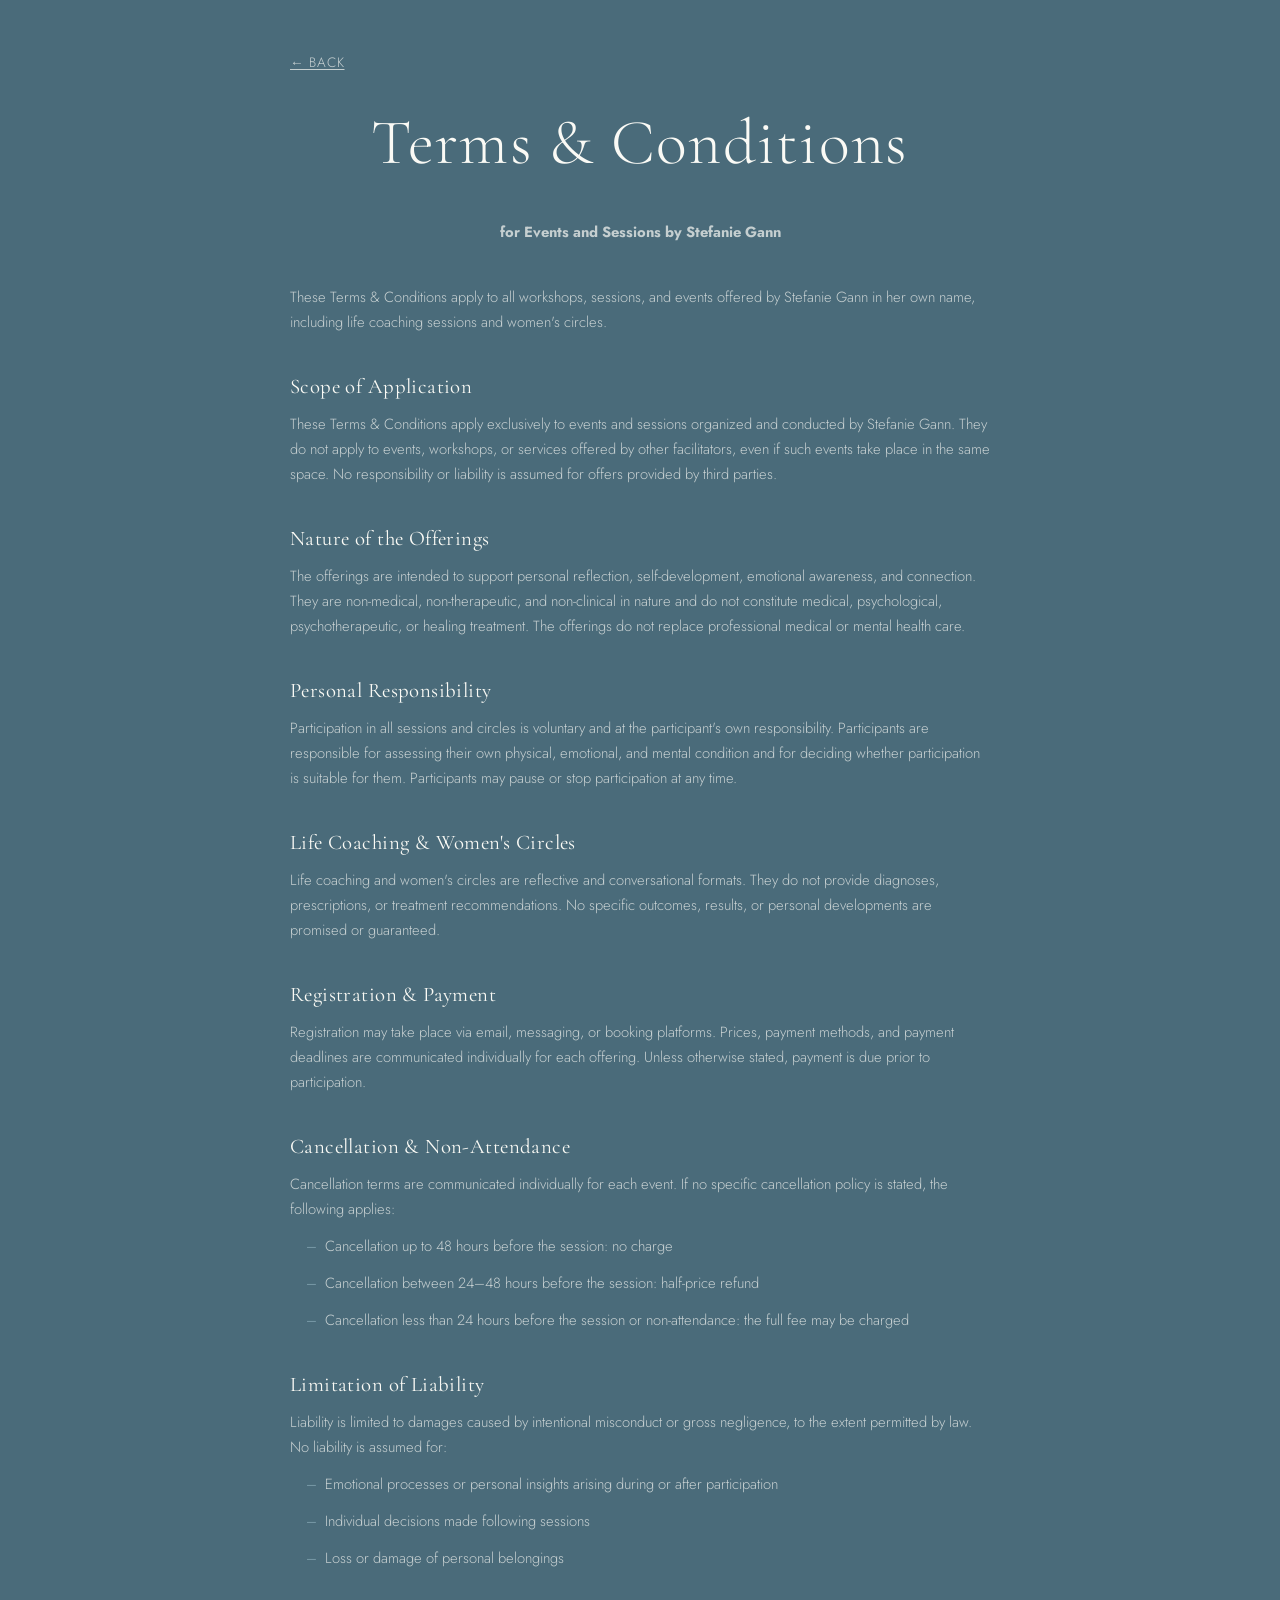
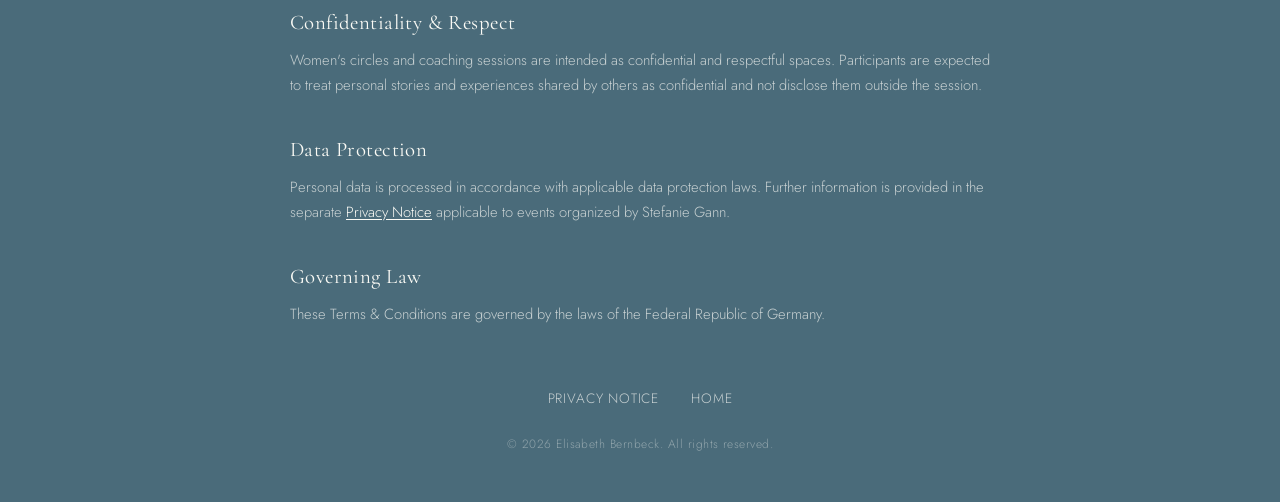
<file: legal/steffi-agb.html>
<!DOCTYPE html>
<html lang="en">
<head>
  <meta charset="UTF-8">
  <meta name="viewport" content="width=device-width, initial-scale=1.0">
  <title>Terms & Conditions – Stefanie Gann – Oasis</title>
  <link rel="stylesheet" href="../style.css">
</head>
<body>
  <div class="page-wrapper">
    <div class="legal-page content">
      <a href="../home.html" class="back-link">&larr; Back</a>

      <h1>Terms & Conditions</h1>
      <p style="text-align:center; margin-bottom: 2.5rem;"><strong>for Events and Sessions by Stefanie Gann</strong></p>

      <p>These Terms & Conditions apply to all workshops, sessions, and events offered by Stefanie Gann in her own name, including life coaching sessions and women's circles.</p>

      <h2>Scope of Application</h2>
      <p>These Terms & Conditions apply exclusively to events and sessions organized and conducted by Stefanie Gann. They do not apply to events, workshops, or services offered by other facilitators, even if such events take place in the same space. No responsibility or liability is assumed for offers provided by third parties.</p>

      <h2>Nature of the Offerings</h2>
      <p>The offerings are intended to support personal reflection, self-development, emotional awareness, and connection. They are non-medical, non-therapeutic, and non-clinical in nature and do not constitute medical, psychological, psychotherapeutic, or healing treatment. The offerings do not replace professional medical or mental health care.</p>

      <h2>Personal Responsibility</h2>
      <p>Participation in all sessions and circles is voluntary and at the participant's own responsibility. Participants are responsible for assessing their own physical, emotional, and mental condition and for deciding whether participation is suitable for them. Participants may pause or stop participation at any time.</p>

      <h2>Life Coaching & Women's Circles</h2>
      <p>Life coaching and women's circles are reflective and conversational formats. They do not provide diagnoses, prescriptions, or treatment recommendations. No specific outcomes, results, or personal developments are promised or guaranteed.</p>

      <h2>Registration & Payment</h2>
      <p>Registration may take place via email, messaging, or booking platforms. Prices, payment methods, and payment deadlines are communicated individually for each offering. Unless otherwise stated, payment is due prior to participation.</p>

      <h2>Cancellation & Non-Attendance</h2>
      <p>Cancellation terms are communicated individually for each event. If no specific cancellation policy is stated, the following applies:</p>
      <ul>
        <li>Cancellation up to 48 hours before the session: no charge</li>
        <li>Cancellation between 24–48 hours before the session: half-price refund</li>
        <li>Cancellation less than 24 hours before the session or non-attendance: the full fee may be charged</li>
      </ul>

      <h2>Limitation of Liability</h2>
      <p>Liability is limited to damages caused by intentional misconduct or gross negligence, to the extent permitted by law. No liability is assumed for:</p>
      <ul>
        <li>Emotional processes or personal insights arising during or after participation</li>
        <li>Individual decisions made following sessions</li>
        <li>Loss or damage of personal belongings</li>
      </ul>

      <h2>Confidentiality & Respect</h2>
      <p>Women's circles and coaching sessions are intended as confidential and respectful spaces. Participants are expected to treat personal stories and experiences shared by others as confidential and not disclose them outside the session.</p>

      <h2>Data Protection</h2>
      <p>Personal data is processed in accordance with applicable data protection laws. Further information is provided in the separate <a href="steffi-datenschutz.html">Privacy Notice</a> applicable to events organized by Stefanie Gann.</p>

      <h2>Governing Law</h2>
      <p>These Terms & Conditions are governed by the laws of the Federal Republic of Germany.</p>
    </div>

    <footer>
      <nav class="footer-links">
        <a href="steffi-datenschutz.html">Privacy Notice</a>
        <a href="../home.html">Home</a>
      </nav>
      <p class="copyright">&copy; 2026 Elisabeth Bernbeck. All rights reserved.</p>
    </footer>
  </div>
</body>
</html>
</file>
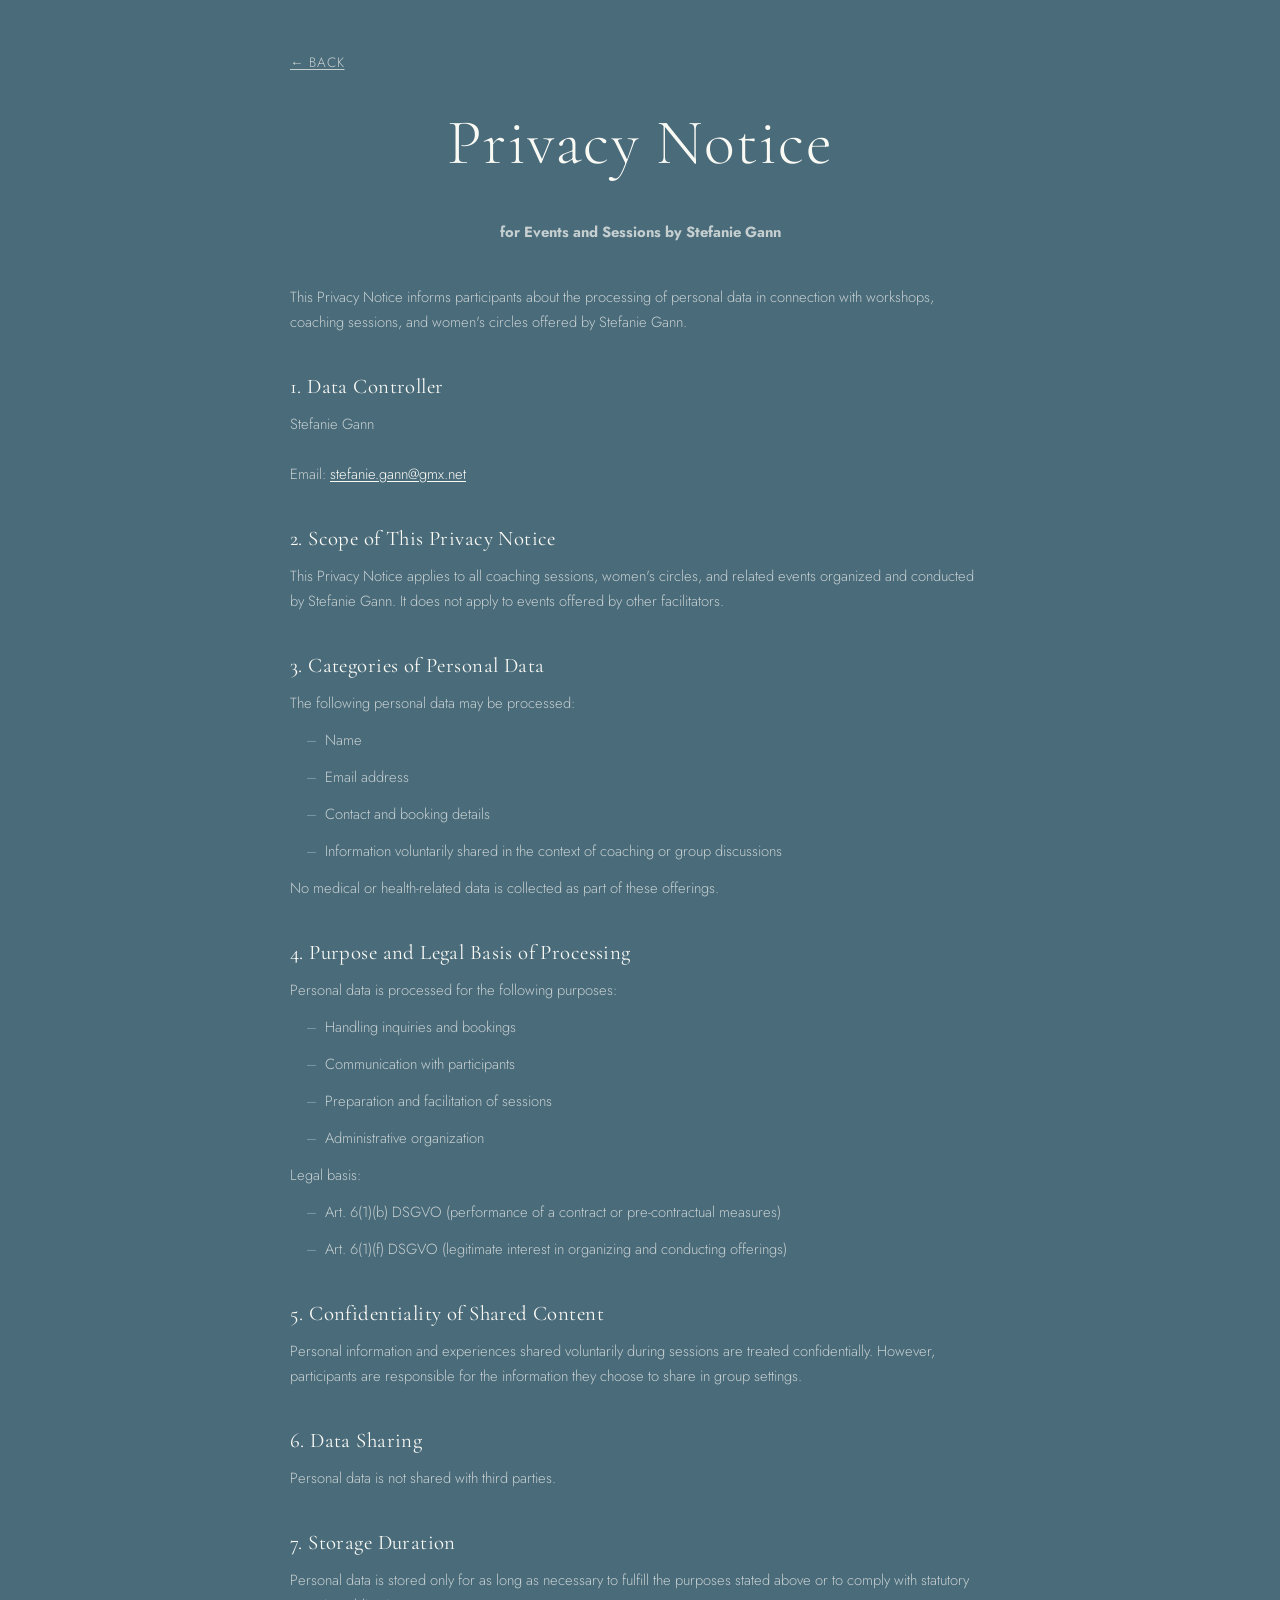
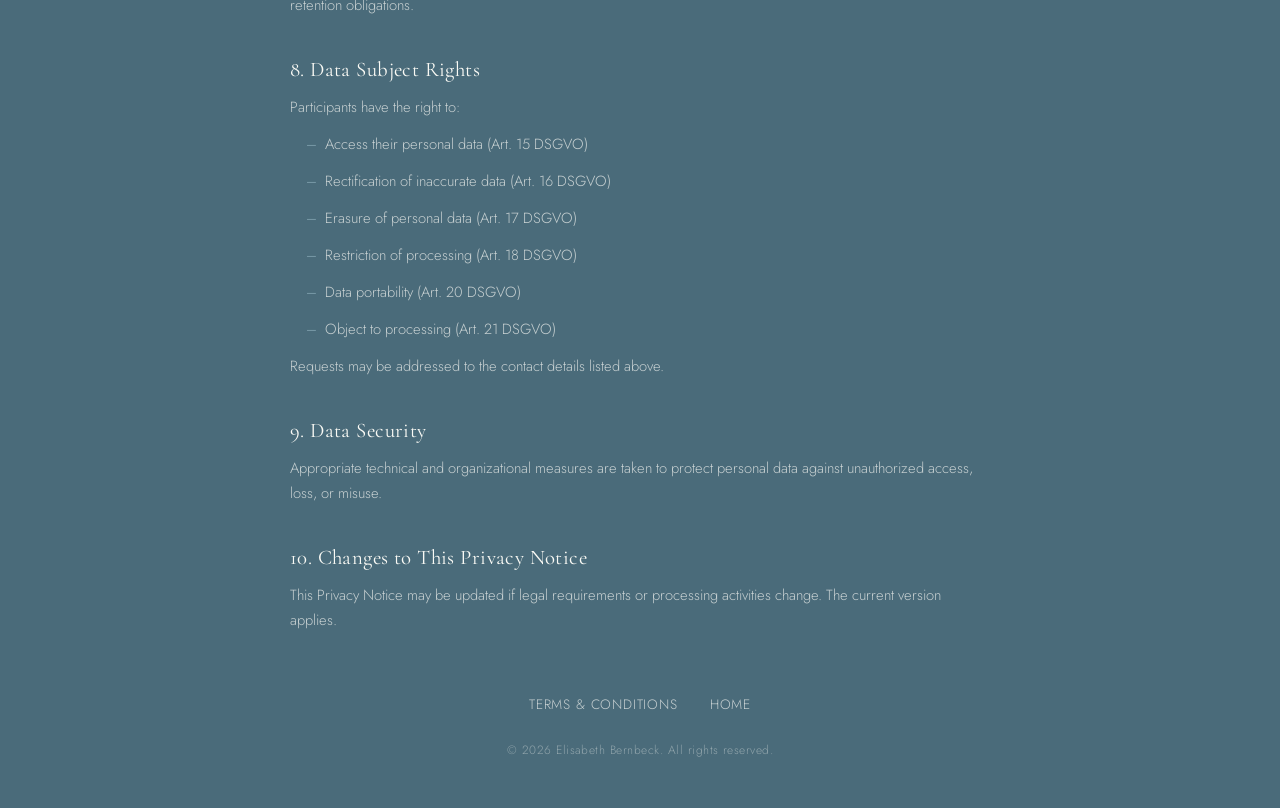
<file: legal/steffi-datenschutz.html>
<!DOCTYPE html>
<html lang="en">
<head>
  <meta charset="UTF-8">
  <meta name="viewport" content="width=device-width, initial-scale=1.0">
  <title>Privacy Notice – Stefanie Gann – Oasis</title>
  <link rel="stylesheet" href="../style.css">
</head>
<body>
  <div class="page-wrapper">
    <div class="legal-page content">
      <a href="../home.html" class="back-link">&larr; Back</a>

      <h1>Privacy Notice</h1>
      <p style="text-align:center; margin-bottom: 2.5rem;"><strong>for Events and Sessions by Stefanie Gann</strong></p>

      <p>This Privacy Notice informs participants about the processing of personal data in connection with workshops, coaching sessions, and women's circles offered by Stefanie Gann.</p>

      <h2>1. Data Controller</h2>
      <p>Stefanie Gann<br>
      <!-- TODO: Add address --><br>
      Email: <a href="mailto:stefanie.gann@gmx.net">stefanie.gann@gmx.net</a></p>

      <h2>2. Scope of This Privacy Notice</h2>
      <p>This Privacy Notice applies to all coaching sessions, women's circles, and related events organized and conducted by Stefanie Gann. It does not apply to events offered by other facilitators.</p>

      <h2>3. Categories of Personal Data</h2>
      <p>The following personal data may be processed:</p>
      <ul>
        <li>Name</li>
        <li>Email address</li>
        <li>Contact and booking details</li>
        <li>Information voluntarily shared in the context of coaching or group discussions</li>
      </ul>
      <p>No medical or health-related data is collected as part of these offerings.</p>

      <h2>4. Purpose and Legal Basis of Processing</h2>
      <p>Personal data is processed for the following purposes:</p>
      <ul>
        <li>Handling inquiries and bookings</li>
        <li>Communication with participants</li>
        <li>Preparation and facilitation of sessions</li>
        <li>Administrative organization</li>
      </ul>
      <p>Legal basis:</p>
      <ul>
        <li>Art. 6(1)(b) DSGVO (performance of a contract or pre-contractual measures)</li>
        <li>Art. 6(1)(f) DSGVO (legitimate interest in organizing and conducting offerings)</li>
      </ul>

      <h2>5. Confidentiality of Shared Content</h2>
      <p>Personal information and experiences shared voluntarily during sessions are treated confidentially. However, participants are responsible for the information they choose to share in group settings.</p>

      <h2>6. Data Sharing</h2>
      <p>Personal data is not shared with third parties.</p>

      <h2>7. Storage Duration</h2>
      <p>Personal data is stored only for as long as necessary to fulfill the purposes stated above or to comply with statutory retention obligations.</p>

      <h2>8. Data Subject Rights</h2>
      <p>Participants have the right to:</p>
      <ul>
        <li>Access their personal data (Art. 15 DSGVO)</li>
        <li>Rectification of inaccurate data (Art. 16 DSGVO)</li>
        <li>Erasure of personal data (Art. 17 DSGVO)</li>
        <li>Restriction of processing (Art. 18 DSGVO)</li>
        <li>Data portability (Art. 20 DSGVO)</li>
        <li>Object to processing (Art. 21 DSGVO)</li>
      </ul>
      <p>Requests may be addressed to the contact details listed above.</p>

      <h2>9. Data Security</h2>
      <p>Appropriate technical and organizational measures are taken to protect personal data against unauthorized access, loss, or misuse.</p>

      <h2>10. Changes to This Privacy Notice</h2>
      <p>This Privacy Notice may be updated if legal requirements or processing activities change. The current version applies.</p>
    </div>

    <footer>
      <nav class="footer-links">
        <a href="steffi-agb.html">Terms & Conditions</a>
        <a href="../home.html">Home</a>
      </nav>
      <p class="copyright">&copy; 2026 Elisabeth Bernbeck. All rights reserved.</p>
    </footer>
  </div>
</body>
</html>
</file>
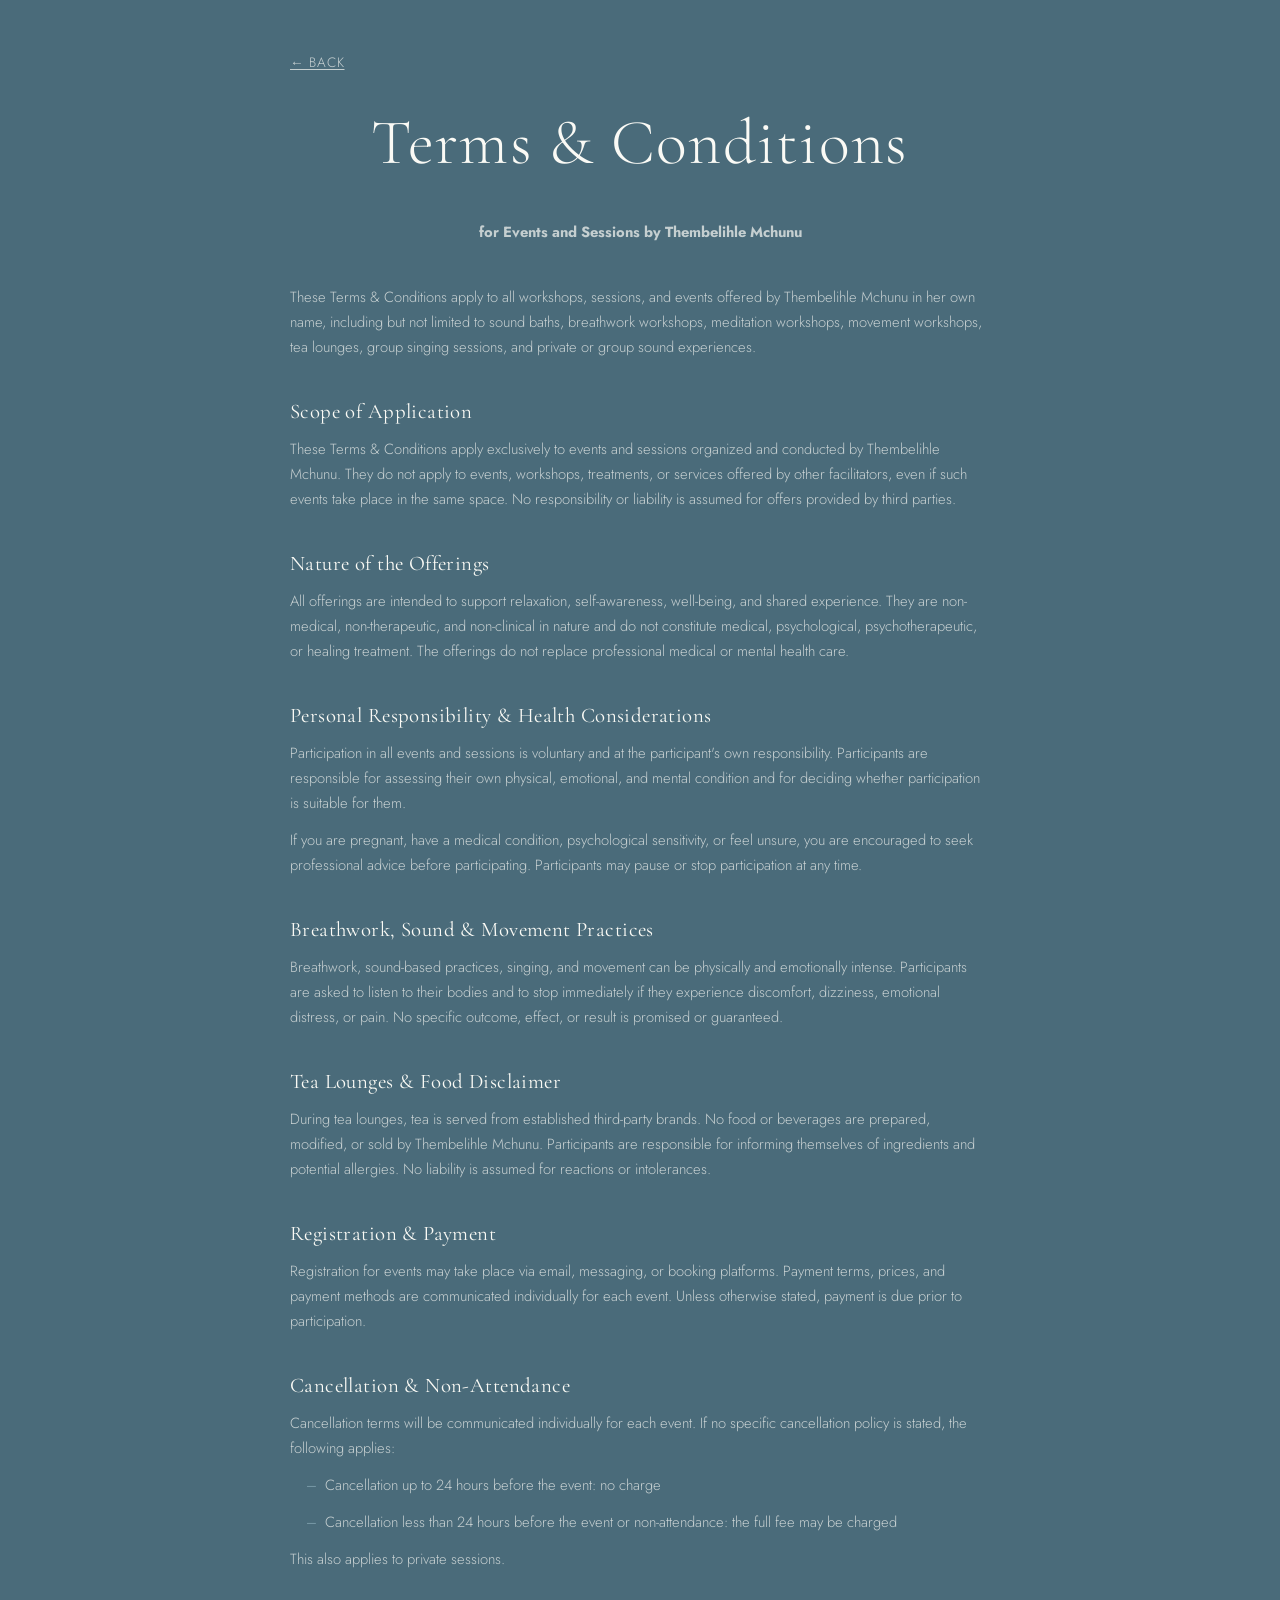
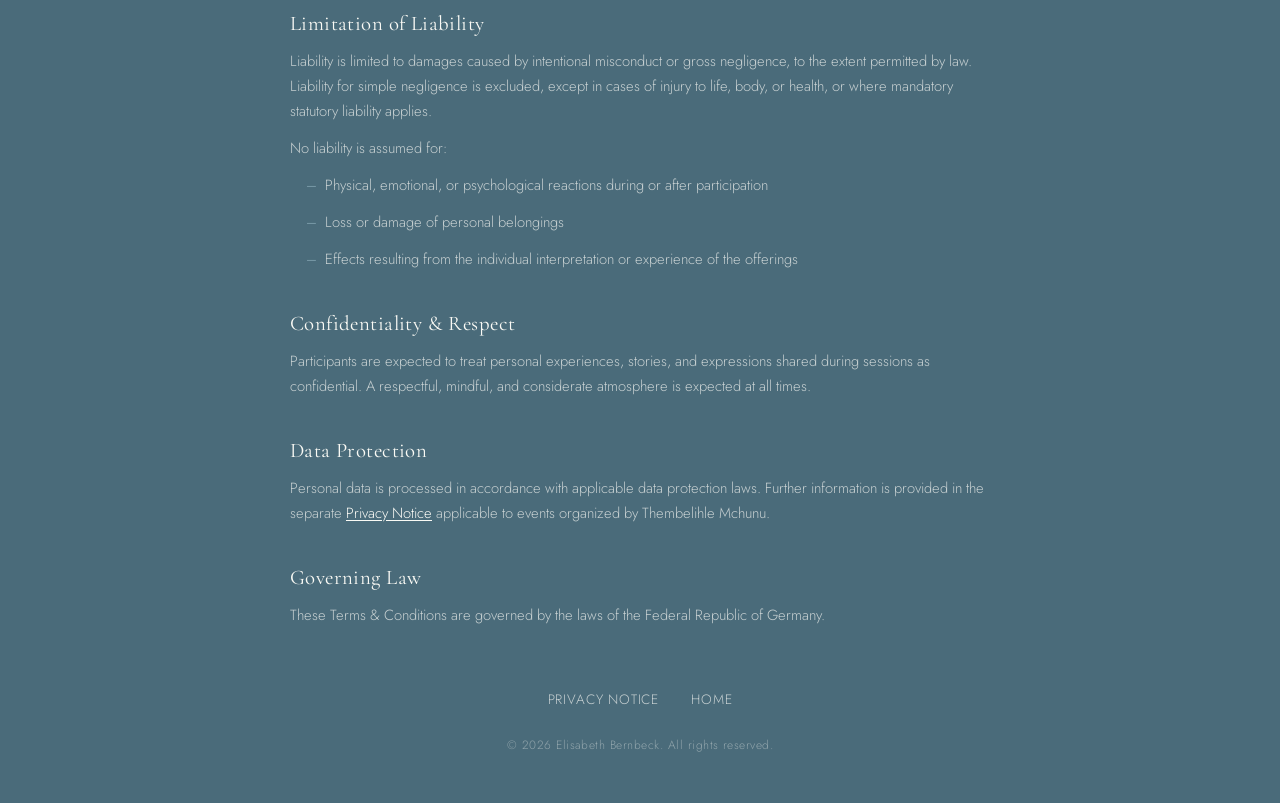
<file: legal/thembe-agb.html>
<!DOCTYPE html>
<html lang="en">
<head>
  <meta charset="UTF-8">
  <meta name="viewport" content="width=device-width, initial-scale=1.0">
  <title>Terms & Conditions – Thembelihle Mchunu – Oasis</title>
  <link rel="stylesheet" href="../style.css">
</head>
<body>
  <div class="page-wrapper">
    <div class="legal-page content">
      <a href="../home.html" class="back-link">&larr; Back</a>

      <h1>Terms & Conditions</h1>
      <p style="text-align:center; margin-bottom: 2.5rem;"><strong>for Events and Sessions by Thembelihle Mchunu</strong></p>

      <p>These Terms & Conditions apply to all workshops, sessions, and events offered by Thembelihle Mchunu in her own name, including but not limited to sound baths, breathwork workshops, meditation workshops, movement workshops, tea lounges, group singing sessions, and private or group sound experiences.</p>

      <h2>Scope of Application</h2>
      <p>These Terms & Conditions apply exclusively to events and sessions organized and conducted by Thembelihle Mchunu. They do not apply to events, workshops, treatments, or services offered by other facilitators, even if such events take place in the same space. No responsibility or liability is assumed for offers provided by third parties.</p>

      <h2>Nature of the Offerings</h2>
      <p>All offerings are intended to support relaxation, self-awareness, well-being, and shared experience. They are non-medical, non-therapeutic, and non-clinical in nature and do not constitute medical, psychological, psychotherapeutic, or healing treatment. The offerings do not replace professional medical or mental health care.</p>

      <h2>Personal Responsibility & Health Considerations</h2>
      <p>Participation in all events and sessions is voluntary and at the participant's own responsibility. Participants are responsible for assessing their own physical, emotional, and mental condition and for deciding whether participation is suitable for them.</p>
      <p>If you are pregnant, have a medical condition, psychological sensitivity, or feel unsure, you are encouraged to seek professional advice before participating. Participants may pause or stop participation at any time.</p>

      <h2>Breathwork, Sound & Movement Practices</h2>
      <p>Breathwork, sound-based practices, singing, and movement can be physically and emotionally intense. Participants are asked to listen to their bodies and to stop immediately if they experience discomfort, dizziness, emotional distress, or pain. No specific outcome, effect, or result is promised or guaranteed.</p>

      <h2>Tea Lounges & Food Disclaimer</h2>
      <p>During tea lounges, tea is served from established third-party brands. No food or beverages are prepared, modified, or sold by Thembelihle Mchunu. Participants are responsible for informing themselves of ingredients and potential allergies. No liability is assumed for reactions or intolerances.</p>

      <h2>Registration & Payment</h2>
      <p>Registration for events may take place via email, messaging, or booking platforms. Payment terms, prices, and payment methods are communicated individually for each event. Unless otherwise stated, payment is due prior to participation.</p>

      <h2>Cancellation & Non-Attendance</h2>
      <p>Cancellation terms will be communicated individually for each event. If no specific cancellation policy is stated, the following applies:</p>
      <ul>
        <li>Cancellation up to 24 hours before the event: no charge</li>
        <li>Cancellation less than 24 hours before the event or non-attendance: the full fee may be charged</li>
      </ul>
      <p>This also applies to private sessions.</p>

      <h2>Limitation of Liability</h2>
      <p>Liability is limited to damages caused by intentional misconduct or gross negligence, to the extent permitted by law. Liability for simple negligence is excluded, except in cases of injury to life, body, or health, or where mandatory statutory liability applies.</p>
      <p>No liability is assumed for:</p>
      <ul>
        <li>Physical, emotional, or psychological reactions during or after participation</li>
        <li>Loss or damage of personal belongings</li>
        <li>Effects resulting from the individual interpretation or experience of the offerings</li>
      </ul>

      <h2>Confidentiality & Respect</h2>
      <p>Participants are expected to treat personal experiences, stories, and expressions shared during sessions as confidential. A respectful, mindful, and considerate atmosphere is expected at all times.</p>

      <h2>Data Protection</h2>
      <p>Personal data is processed in accordance with applicable data protection laws. Further information is provided in the separate <a href="thembe-datenschutz.html">Privacy Notice</a> applicable to events organized by Thembelihle Mchunu.</p>

      <h2>Governing Law</h2>
      <p>These Terms & Conditions are governed by the laws of the Federal Republic of Germany.</p>
    </div>

    <footer>
      <nav class="footer-links">
        <a href="thembe-datenschutz.html">Privacy Notice</a>
        <a href="../home.html">Home</a>
      </nav>
      <p class="copyright">&copy; 2026 Elisabeth Bernbeck. All rights reserved.</p>
    </footer>
  </div>
</body>
</html>
</file>
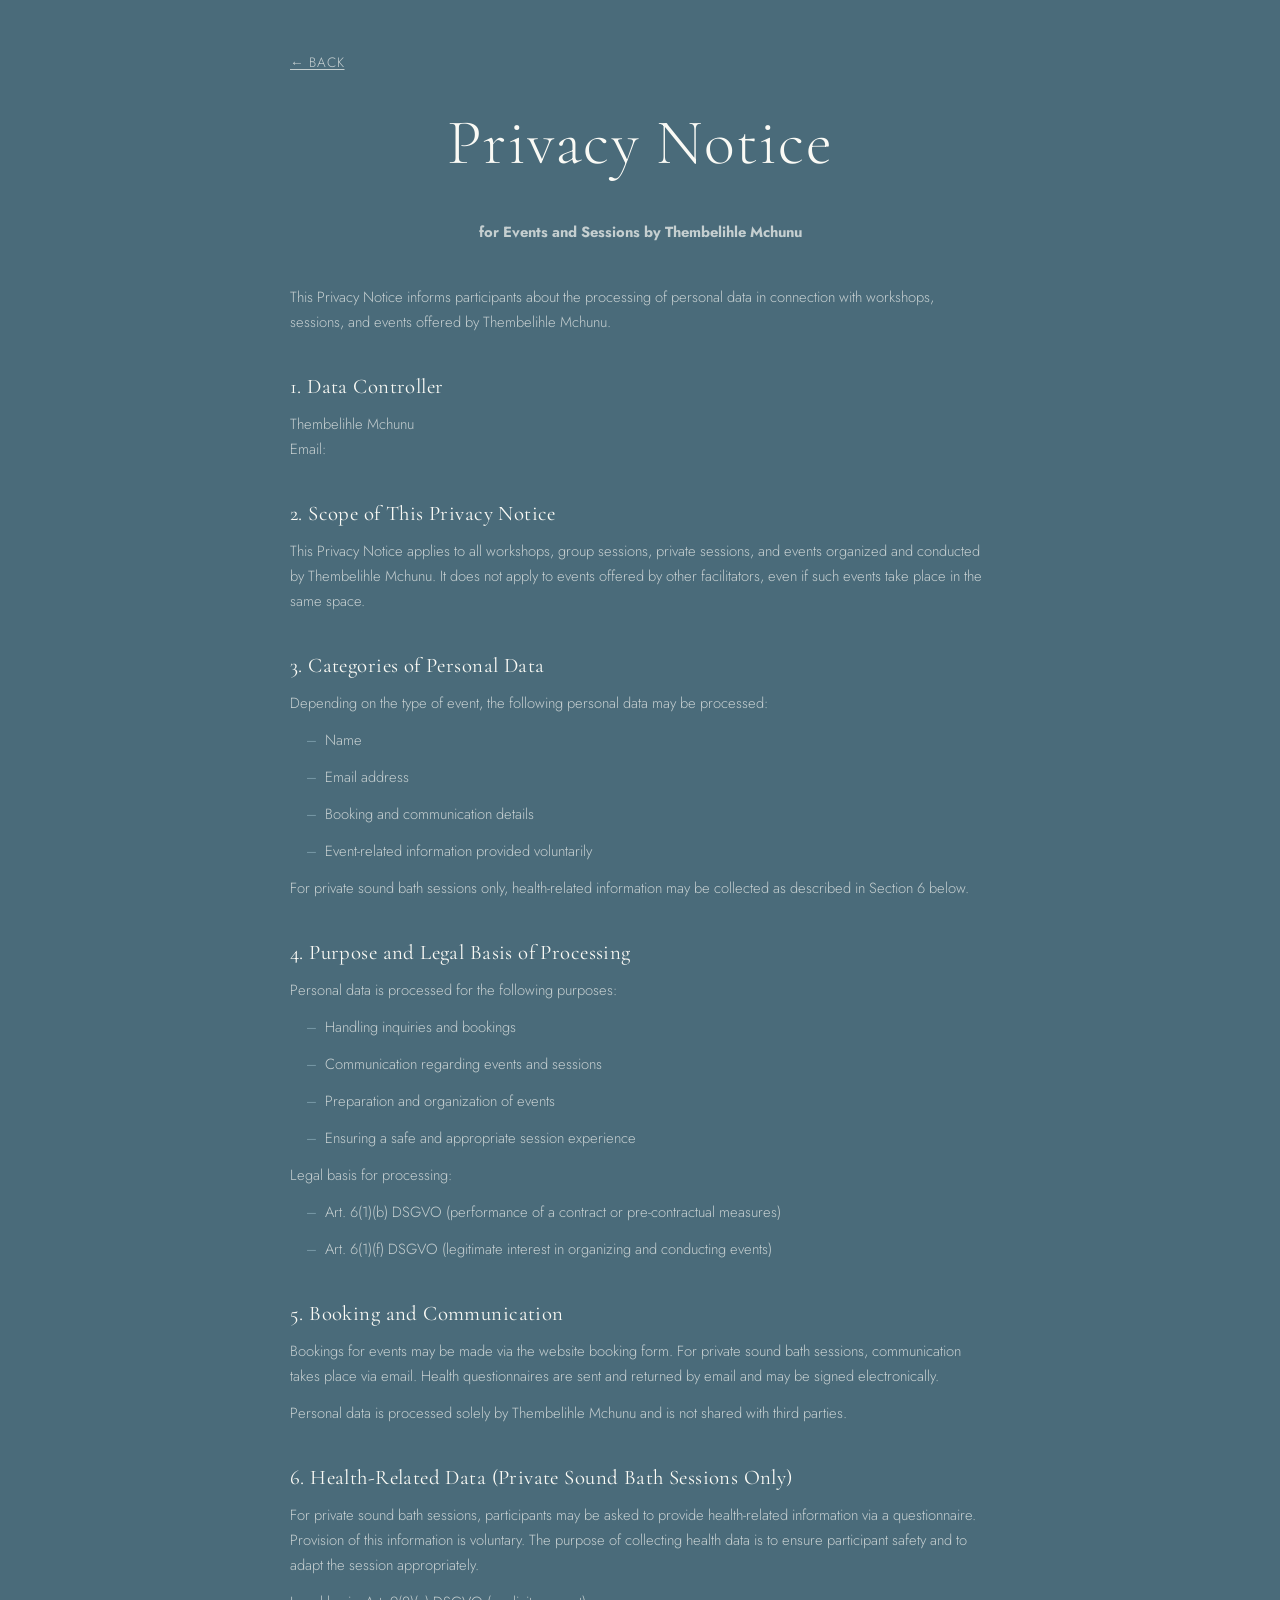
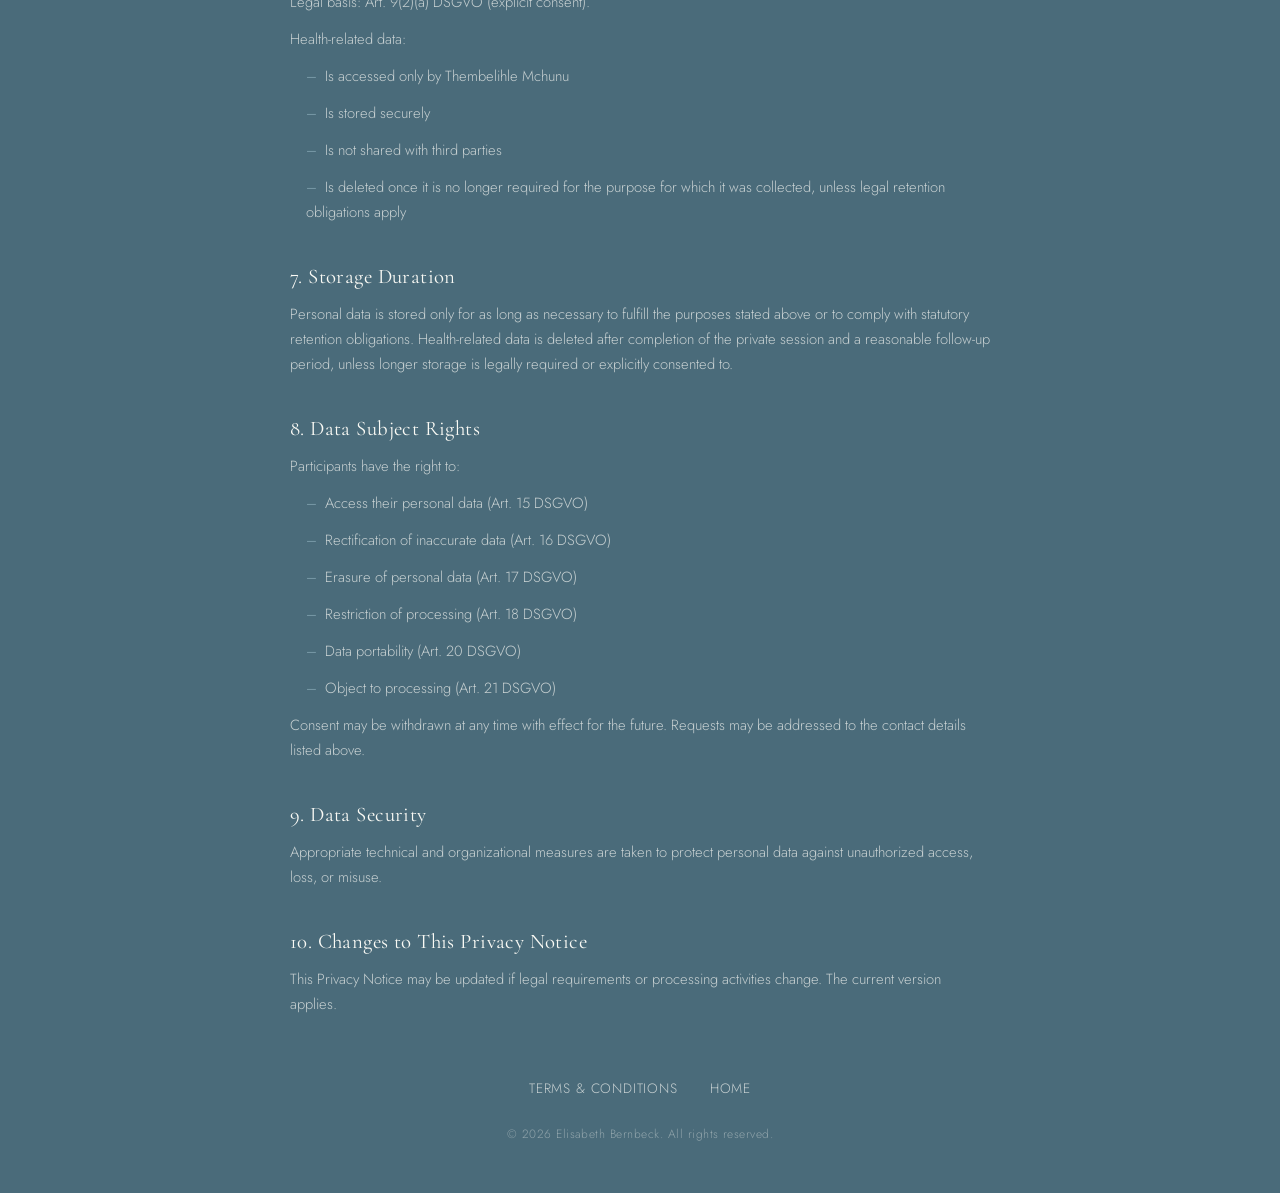
<file: legal/thembe-datenschutz.html>
<!DOCTYPE html>
<html lang="en">
<head>
  <meta charset="UTF-8">
  <meta name="viewport" content="width=device-width, initial-scale=1.0">
  <title>Privacy Notice – Thembelihle Mchunu – Oasis</title>
  <link rel="stylesheet" href="../style.css">
</head>
<body>
  <div class="page-wrapper">
    <div class="legal-page content">
      <a href="../home.html" class="back-link">&larr; Back</a>

      <h1>Privacy Notice</h1>
      <p style="text-align:center; margin-bottom: 2.5rem;"><strong>for Events and Sessions by Thembelihle Mchunu</strong></p>

      <p>This Privacy Notice informs participants about the processing of personal data in connection with workshops, sessions, and events offered by Thembelihle Mchunu.</p>

      <h2>1. Data Controller</h2>
      <p>Thembelihle Mchunu<br>
      <!-- TODO: Add address -->
      Email: <!-- TODO: Add email --></p>

      <h2>2. Scope of This Privacy Notice</h2>
      <p>This Privacy Notice applies to all workshops, group sessions, private sessions, and events organized and conducted by Thembelihle Mchunu. It does not apply to events offered by other facilitators, even if such events take place in the same space.</p>

      <h2>3. Categories of Personal Data</h2>
      <p>Depending on the type of event, the following personal data may be processed:</p>
      <ul>
        <li>Name</li>
        <li>Email address</li>
        <li>Booking and communication details</li>
        <li>Event-related information provided voluntarily</li>
      </ul>
      <p>For private sound bath sessions only, health-related information may be collected as described in Section 6 below.</p>

      <h2>4. Purpose and Legal Basis of Processing</h2>
      <p>Personal data is processed for the following purposes:</p>
      <ul>
        <li>Handling inquiries and bookings</li>
        <li>Communication regarding events and sessions</li>
        <li>Preparation and organization of events</li>
        <li>Ensuring a safe and appropriate session experience</li>
      </ul>
      <p>Legal basis for processing:</p>
      <ul>
        <li>Art. 6(1)(b) DSGVO (performance of a contract or pre-contractual measures)</li>
        <li>Art. 6(1)(f) DSGVO (legitimate interest in organizing and conducting events)</li>
      </ul>

      <h2>5. Booking and Communication</h2>
      <p>Bookings for events may be made via the website booking form. For private sound bath sessions, communication takes place via email. Health questionnaires are sent and returned by email and may be signed electronically.</p>
      <p>Personal data is processed solely by Thembelihle Mchunu and is not shared with third parties.</p>

      <h2>6. Health-Related Data (Private Sound Bath Sessions Only)</h2>
      <p>For private sound bath sessions, participants may be asked to provide health-related information via a questionnaire. Provision of this information is voluntary. The purpose of collecting health data is to ensure participant safety and to adapt the session appropriately.</p>
      <p>Legal basis: Art. 9(2)(a) DSGVO (explicit consent).</p>
      <p>Health-related data:</p>
      <ul>
        <li>Is accessed only by Thembelihle Mchunu</li>
        <li>Is stored securely</li>
        <li>Is not shared with third parties</li>
        <li>Is deleted once it is no longer required for the purpose for which it was collected, unless legal retention obligations apply</li>
      </ul>

      <h2>7. Storage Duration</h2>
      <p>Personal data is stored only for as long as necessary to fulfill the purposes stated above or to comply with statutory retention obligations. Health-related data is deleted after completion of the private session and a reasonable follow-up period, unless longer storage is legally required or explicitly consented to.</p>

      <h2>8. Data Subject Rights</h2>
      <p>Participants have the right to:</p>
      <ul>
        <li>Access their personal data (Art. 15 DSGVO)</li>
        <li>Rectification of inaccurate data (Art. 16 DSGVO)</li>
        <li>Erasure of personal data (Art. 17 DSGVO)</li>
        <li>Restriction of processing (Art. 18 DSGVO)</li>
        <li>Data portability (Art. 20 DSGVO)</li>
        <li>Object to processing (Art. 21 DSGVO)</li>
      </ul>
      <p>Consent may be withdrawn at any time with effect for the future. Requests may be addressed to the contact details listed above.</p>

      <h2>9. Data Security</h2>
      <p>Appropriate technical and organizational measures are taken to protect personal data against unauthorized access, loss, or misuse.</p>

      <h2>10. Changes to This Privacy Notice</h2>
      <p>This Privacy Notice may be updated if legal requirements or processing activities change. The current version applies.</p>
    </div>

    <footer>
      <nav class="footer-links">
        <a href="thembe-agb.html">Terms & Conditions</a>
        <a href="../home.html">Home</a>
      </nav>
      <p class="copyright">&copy; 2026 Elisabeth Bernbeck. All rights reserved.</p>
    </footer>
  </div>
</body>
</html>
</file>
<file: style.css>
@import url('https://fonts.googleapis.com/css2?family=Cormorant+Garamond:ital,wght@0,300;0,400;0,600;1,300;1,400&family=Jost:wght@300;400;500&display=swap');

/* ── Reset & Base ─────────────────────────────────── */

*, *::before, *::after {
  margin: 0;
  padding: 0;
  box-sizing: border-box;
}

:root {
  --bg-primary: #4A6B7A;
  --bg-dark: #3D5A68;
  --bg-deeper: #345060;
  --text-light: #FAFAF5;
  --text-muted: rgba(250, 250, 245, 0.7);
  --accent: #8AABB8;
  --font-display: 'Cormorant Garamond', Georgia, serif;
  --font-body: 'Jost', 'Helvetica Neue', sans-serif;
}

html {
  font-size: 16px;
  scroll-behavior: smooth;
}

body {
  font-family: var(--font-body);
  font-weight: 300;
  background-color: var(--bg-primary);
  color: var(--text-light);
  line-height: 1.7;
  min-height: 100vh;
  -webkit-font-smoothing: antialiased;
}

/* Water background — only on the main coming-soon page */
body.has-bg {
  background: url('assets/bg-water.png') center center / cover no-repeat fixed;
}

body.has-bg::before {
  content: '';
  position: fixed;
  inset: 0;
  background: rgba(45, 65, 75, 0.55);
  z-index: 0;
}

body.has-bg .page-wrapper {
  position: relative;
  z-index: 1;
}

a {
  color: var(--text-light);
  text-decoration: none;
  transition: opacity 0.3s ease;
}

a:hover {
  opacity: 0.75;
}

/* ── Fade-in Animation ────────────────────────────── */

@keyframes fadeUp {
  from {
    opacity: 0;
    transform: translateY(20px);
  }
  to {
    opacity: 1;
    transform: translateY(0);
  }
}

.fade-in {
  opacity: 0;
  animation: fadeUp 0.8s ease forwards;
}

.fade-in:nth-child(1) { animation-delay: 0.1s; }
.fade-in:nth-child(2) { animation-delay: 0.3s; }
.fade-in:nth-child(3) { animation-delay: 0.5s; }
.fade-in:nth-child(4) { animation-delay: 0.7s; }
.fade-in:nth-child(5) { animation-delay: 0.9s; }

/* ── Logo ─────────────────────────────────────────── */

.logo {
  width: 80px;
  height: 80px;
  margin-bottom: 1.5rem;
}

.logo img {
  width: 100%;
  height: 100%;
  object-fit: contain;
}

/* ── Layout ───────────────────────────────────────── */

.page-wrapper {
  display: flex;
  flex-direction: column;
  align-items: center;
  min-height: 100vh;
  padding: 3rem 1.5rem;
}

.content {
  max-width: 600px;
  width: 100%;
  text-align: center;
}

/* ── Typography ───────────────────────────────────── */

.script-heading {
  font-family: var(--font-display);
  font-weight: 300;
  font-style: italic;
  font-size: 1.25rem;
  letter-spacing: 0.04em;
  color: var(--text-muted);
  margin-bottom: 0.5rem;
}

h1 {
  font-family: var(--font-display);
  font-weight: 300;
  font-size: clamp(2.5rem, 6vw, 4rem);
  letter-spacing: 0.02em;
  line-height: 1.15;
  margin-bottom: 1.5rem;
}

h2 {
  font-family: var(--font-display);
  font-weight: 300;
  font-size: clamp(1.8rem, 4vw, 2.5rem);
  letter-spacing: 0.02em;
  line-height: 1.2;
  margin-bottom: 1.5rem;
}

.subtitle {
  font-size: 1rem;
  font-weight: 300;
  color: var(--text-muted);
  max-width: 440px;
  margin: 0 auto 2.5rem;
  line-height: 1.8;
}

/* ── Video ────────────────────────────────────────── */

.video-container {
  width: 100%;
  margin: 2rem 0 3rem;
  border-radius: 12px;
  overflow: hidden;
  box-shadow: 0 8px 32px rgba(0, 0, 0, 0.2);
}

.video-container video {
  width: 100%;
  display: block;
  border-radius: 12px;
}

/* ── Signup Form ──────────────────────────────────── */

.signup-form {
  width: 100%;
  max-width: 420px;
  margin: 0 auto 2rem;
}

.form-group {
  margin-bottom: 1rem;
}

.form-group input {
  width: 100%;
  padding: 0.9rem 1.2rem;
  background: rgba(255, 255, 255, 0.1);
  backdrop-filter: blur(8px);
  -webkit-backdrop-filter: blur(8px);
  border: 1px solid rgba(255, 255, 255, 0.25);
  border-radius: 8px;
  color: var(--text-light);
  font-family: var(--font-body);
  font-size: 0.95rem;
  font-weight: 300;
  transition: border-color 0.3s ease, background 0.3s ease;
}

.form-group input::placeholder {
  color: rgba(250, 250, 245, 0.45);
}

.form-group input:focus {
  outline: none;
  border-color: rgba(255, 255, 255, 0.5);
  background: rgba(255, 255, 255, 0.12);
}

.submit-btn {
  width: 100%;
  padding: 0.9rem 2rem;
  background: transparent;
  border: 1px solid var(--text-light);
  border-radius: 8px;
  color: var(--text-light);
  font-family: var(--font-body);
  font-size: 0.95rem;
  font-weight: 400;
  letter-spacing: 0.12em;
  text-transform: uppercase;
  cursor: pointer;
  transition: background 0.3s ease, color 0.3s ease;
  margin-top: 0.5rem;
}

.submit-btn:hover {
  background: var(--text-light);
  color: var(--bg-primary);
}

.form-consent {
  font-size: 0.78rem;
  color: var(--text-muted);
  margin-top: 1rem;
  line-height: 1.6;
}

.form-consent a {
  text-decoration: underline;
  text-underline-offset: 2px;
}

.form-success {
  display: none;
  text-align: center;
  padding: 1.5rem;
}

.form-success.visible {
  display: block;
}

.form-success p {
  font-family: var(--font-display);
  font-style: italic;
  font-size: 1.2rem;
}

/* ── Divider ──────────────────────────────────────── */

.divider {
  width: 40px;
  height: 1px;
  background: rgba(255, 255, 255, 0.25);
  margin: 2.5rem auto;
}

/* ── Decorative Line Drawings ────────────────────── */

/* Side reeds — tall, flowing botanical illustrations */
.deco-reeds {
  position: absolute;
  top: 5%;
  width: 90px;
  height: 600px;
  color: rgba(250, 250, 245, 0.13);
  pointer-events: none;
  z-index: 0;
}

.deco-reeds--left {
  left: 1.5rem;
}

.deco-reeds--right {
  right: 1.5rem;
  transform: scaleX(-1);
}

/* Gentle sway animation for reeds */
@keyframes reedsSwayLeft {
  0%, 100% { transform: rotate(0deg); }
  50%      { transform: rotate(1.2deg); }
}

@keyframes reedsSwayRight {
  0%, 100% { transform: scaleX(-1) rotate(0deg); }
  50%      { transform: scaleX(-1) rotate(-1.2deg); }
}

.deco-reeds--left {
  transform-origin: bottom center;
  animation: reedsSwayLeft 8s ease-in-out infinite;
}

.deco-reeds--right {
  transform-origin: bottom center;
  animation: reedsSwayRight 10s ease-in-out infinite;
}

/* Wave divider between sections */
.deco-wave-divider {
  width: 180px;
  margin: 2.5rem auto;
  color: rgba(250, 250, 245, 0.5);
}

.deco-wave-divider svg {
  width: 100%;
  height: auto;
  display: block;
}

/* Lotus / water lily accent */
.deco-lotus {
  width: 50px;
  height: 25px;
  margin: 0 auto 1rem;
  display: block;
  color: rgba(250, 250, 245, 0.5);
}

/* Hide side reeds on narrower screens where they'd overlap content */
@media (max-width: 900px) {
  .deco-reeds {
    width: 60px;
    opacity: 0.7;
  }
}

@media (max-width: 700px) {
  .deco-reeds {
    display: none;
  }
}

/* ── Section-level decorative elements (home page) ── */

/* Side reeds within sections */
.deco-reeds-section {
  position: absolute;
  top: 8%;
  width: 70px;
  height: 420px;
  color: rgba(250, 250, 245, 0.1);
  pointer-events: none;
  z-index: 0;
}

.deco-reeds-section--left {
  left: 2rem;
  transform-origin: bottom center;
  animation: reedsSwayLeft 9s ease-in-out infinite;
}

.deco-reeds-section--right {
  right: 2rem;
  transform-origin: bottom center;
  animation: reedsSwayRight 11s ease-in-out infinite;
}

.deco-reeds-section--short {
  height: 300px;
  top: 12%;
}

/* Flowing water lines — horizontal accents */
.deco-flow {
  position: absolute;
  left: 50%;
  transform: translateX(-50%);
  width: 340px;
  max-width: 60%;
  color: rgba(250, 250, 245, 0.12);
  pointer-events: none;
  z-index: 0;
}

.deco-flow--top {
  top: 1.5rem;
}

.deco-flow--bottom {
  bottom: 4.5rem;
}

.deco-flow svg {
  width: 100%;
  height: auto;
  display: block;
}

/* Lotus accent — centered above section content */
.deco-lotus-section {
  display: block;
  width: 60px;
  height: 30px;
  margin: 0 auto;
  position: relative;
  z-index: 0;
  color: rgba(250, 250, 245, 0.18);
  pointer-events: none;
}

/* Responsive: hide side reeds on smaller screens */
@media (max-width: 900px) {
  .deco-reeds-section {
    width: 50px;
    opacity: 0.6;
  }
}

@media (max-width: 700px) {
  .deco-reeds-section {
    display: none;
  }
  .deco-flow {
    width: 220px;
  }
}

/* ── Footer ───────────────────────────────────────── */

footer {
  margin-top: auto;
  padding-top: 3rem;
  text-align: center;
  width: 100%;
}

.footer-links {
  display: flex;
  justify-content: center;
  gap: 2rem;
  margin-bottom: 1.5rem;
  flex-wrap: wrap;
}

.footer-links a {
  font-size: 0.85rem;
  letter-spacing: 0.06em;
  text-transform: uppercase;
  color: var(--text-muted);
}

.footer-links a:hover {
  color: var(--text-light);
  opacity: 1;
}

.copyright {
  font-size: 0.75rem;
  color: rgba(250, 250, 245, 0.4);
  letter-spacing: 0.04em;
}

/* ── Legal Pages ──────────────────────────────────── */

.legal-page {
  max-width: 700px;
  width: 100%;
  text-align: left;
}

.legal-page h1 {
  text-align: center;
  margin-bottom: 2.5rem;
}

.legal-page h2 {
  font-size: 1.3rem;
  margin-top: 2.5rem;
  margin-bottom: 0.75rem;
  font-weight: 400;
}

.legal-page p,
.legal-page li {
  font-size: 0.92rem;
  color: var(--text-muted);
  margin-bottom: 0.75rem;
}

.legal-page ul {
  list-style: none;
  padding-left: 1rem;
}

.legal-page ul li::before {
  content: "–";
  margin-right: 0.5rem;
  color: var(--accent);
}

.legal-page a {
  text-decoration: underline;
  text-underline-offset: 2px;
}

.back-link {
  display: inline-block;
  margin-bottom: 2rem;
  font-size: 0.85rem;
  letter-spacing: 0.06em;
  text-transform: uppercase;
  color: var(--text-muted);
}

.back-link:hover {
  color: var(--text-light);
  opacity: 1;
}

/* ── Site Navigation ──────────────────────────────── */

.site-nav {
  position: fixed;
  top: 0;
  left: 0;
  right: 0;
  z-index: 9;
  display: flex;
  align-items: center;
  justify-content: space-between;
  padding: 1.25rem 2.5rem;
  transition: background 0.4s ease, padding 0.3s ease;
}

.site-nav.scrolled {
  background: rgba(45, 65, 75, 0.92);
  backdrop-filter: blur(12px);
  -webkit-backdrop-filter: blur(12px);
  padding: 0.8rem 2.5rem;
}

.nav-logo img {
  width: 45px;
  height: 45px;
  object-fit: contain;
}

.nav-links {
  display: flex;
  align-items: center;
  gap: 2.5rem;
}

.nav-links a {
  font-family: var(--font-body);
  font-size: 0.82rem;
  font-weight: 400;
  letter-spacing: 0.1em;
  text-transform: uppercase;
  color: var(--text-light);
}

.nav-links a:hover {
  opacity: 0.7;
}

/* ── Hero Section ─────────────────────────────────── */

.hero {
  position: relative;
  width: 100%;
  height: 100vh;
  display: flex;
  align-items: center;
  justify-content: center;
  overflow: hidden;
}

.hero-bg {
  position: absolute;
  inset: 0;
  background-size: cover;
  background-position: center;
  background-repeat: no-repeat;
}

.hero-overlay {
  position: absolute;
  inset: 0;
  background: rgba(45, 65, 75, 0.4);
}

.hero-content {
  position: relative;
  z-index: 2;
  text-align: center;
}

.hero-logo {
  margin: 0 auto 1.5rem;
}

.hero h1 {
  font-size: clamp(3rem, 7vw, 5rem);
  margin-bottom: 2rem;
}

.scroll-indicator {
  margin-top: 2rem;
}

.scroll-indicator a {
  color: var(--text-muted);
  display: inline-block;
  animation: bobble 2s ease-in-out infinite;
}

@keyframes bobble {
  0%, 100% { transform: translateY(0); }
  50% { transform: translateY(8px); }
}

/* ── Sections (shared) ────────────────────────────── */

.section {
  padding: 6rem 2rem;
}

.section-inner {
  max-width: 900px;
  margin: 0 auto;
  text-align: center;
}

.script-title {
  font-family: var(--font-display);
  font-weight: 300;
  font-style: italic;
  font-size: clamp(2rem, 5vw, 3rem);
  margin-bottom: 2.5rem;
}

.btn-outline {
  display: inline-block;
  padding: 0.75rem 2rem;
  border: 1px solid var(--text-light);
  border-radius: 8px;
  font-family: var(--font-body);
  font-size: 0.85rem;
  font-weight: 400;
  letter-spacing: 0.1em;
  text-transform: uppercase;
  color: var(--text-light);
  transition: background 0.3s ease, color 0.3s ease;
  cursor: pointer;
  text-decoration: none;
}

.btn-outline:hover {
  background: var(--text-light);
  color: var(--bg-primary);
  opacity: 1;
}

.btn-sm {
  padding: 0.5rem 1.25rem;
  font-size: 0.78rem;
}

/* ── Mission Section ──────────────────────────────── */

.mission {
  background: var(--bg-dark);
}

.mission-text {
  font-size: 1rem;
  color: var(--text-muted);
  max-width: 560px;
  margin: 0 auto 1.5rem;
  line-height: 1.8;
}

/* ── Calendar / Events ────────────────────────────── */

.calendar {
  background: var(--bg-primary);
}

.events-list {
  text-align: left;
}

.event-row {
  display: grid;
  grid-template-columns: 80px 160px 1fr;
  align-items: center;
  padding: 2rem 0;
  border-bottom: 1px solid rgba(255, 255, 255, 0.12);
  position: relative;
  cursor: pointer;
}

.event-row:last-child {
  border-bottom: none;
}

.event-date {
  display: flex;
  flex-direction: column;
  align-items: center;
}

.event-day-name {
  font-size: 0.82rem;
  font-weight: 400;
  text-transform: uppercase;
  letter-spacing: 0.05em;
}

.event-day-num {
  font-size: 2.2rem;
  font-weight: 300;
  line-height: 1.1;
}

.event-time {
  font-size: 0.95rem;
  font-weight: 300;
  letter-spacing: 0.15em;
  text-transform: uppercase;
  color: var(--text-muted);
}

.event-name {
  font-family: var(--font-display);
  font-style: italic;
  font-size: clamp(1.5rem, 3vw, 2.2rem);
  text-align: right;
}

.event-hover {
  display: none;
  grid-column: 1 / -1;
  padding: 1.25rem 0 0.5rem;
  animation: fadeUp 0.3s ease;
}

.event-row:hover .event-hover,
.event-row.active .event-hover {
  display: block;
}

.event-desc {
  font-size: 0.92rem;
  color: var(--text-muted);
  margin-bottom: 0.75rem;
  line-height: 1.7;
}

.event-meta {
  font-size: 0.85rem;
  color: var(--text-muted);
  margin-bottom: 1rem;
}

/* ── Services Section ─────────────────────────────── */

.services {
  background: var(--bg-dark);
}

.services-grid {
  display: grid;
  grid-template-columns: repeat(3, 1fr);
  gap: 2.5rem;
  text-align: left;
  margin-top: 2rem;
}

.services-col {
  padding: 2rem;
  background: rgba(255, 255, 255, 0.04);
  border-radius: 12px;
  border: 1px solid rgba(255, 255, 255, 0.08);
}

.services-col h3 {
  font-family: var(--font-display);
  font-style: italic;
  font-size: 1.6rem;
  font-weight: 300;
  margin-bottom: 0.25rem;
}

.services-role {
  font-size: 0.8rem;
  color: var(--text-muted);
  letter-spacing: 0.04em;
  margin-bottom: 1.5rem;
}

.service-item {
  margin-bottom: 1.5rem;
  padding-bottom: 1.5rem;
  border-bottom: 1px solid rgba(255, 255, 255, 0.08);
}

.service-item:last-of-type {
  border-bottom: none;
}

.service-item h4 {
  font-family: var(--font-display);
  font-size: 1.1rem;
  font-weight: 400;
  margin-bottom: 0.4rem;
}

.service-item p {
  font-size: 0.88rem;
  color: var(--text-muted);
  line-height: 1.6;
  margin-bottom: 0.5rem;
}

.service-meta {
  font-size: 0.82rem;
  color: var(--accent);
  margin-bottom: 0.75rem;
}

/* ── Service tiers (multi-duration pricing) ───────────── */

.service-tiers {
  margin-bottom: 0.5rem;
}

.service-tier {
  display: flex;
  align-items: center;
  justify-content: space-between;
  padding: 0.75rem 0;
  border-bottom: 1px solid rgba(255, 255, 255, 0.09);
}

.service-tier:last-child {
  border-bottom: none;
  margin-bottom: 0.25rem;
}

.service-tier-info {
  font-size: 0.82rem;
  color: var(--accent);
  display: flex;
  gap: 0.6rem;
  align-items: center;
}

.service-tier-info em {
  font-style: normal;
  color: var(--text-light);
  font-weight: 400;
}

.view-profile {
  display: inline-block;
  margin-top: 1rem;
  font-size: 0.82rem;
  color: var(--text-muted);
  letter-spacing: 0.04em;
}

.view-profile:hover {
  color: var(--text-light);
  opacity: 1;
}

/* ── About Section ────────────────────────────────── */

.about {
  background: var(--bg-primary);
}

.about-grid {
  display: grid;
  grid-template-columns: repeat(3, 1fr);
  gap: 2.5rem;
  text-align: center;
  margin-top: 2rem;
}

.about-card {
  padding: 2rem 1.5rem;
}

.about-card h3 {
  font-size: 2rem;
  margin-bottom: 0.25rem;
}

.about-role {
  font-size: 0.78rem;
  color: var(--text-muted);
  letter-spacing: 0.04em;
  margin-bottom: 1.25rem;
}

.about-bio {
  font-size: 0.92rem;
  color: var(--text-muted);
  line-height: 1.7;
  margin-bottom: 1.5rem;
}

/* ── Site Footer ──────────────────────────────────── */

.site-footer {
  background: var(--bg-deeper);
  padding: 4rem 2rem 2rem;
  text-align: center;
}

.footer-legal {
  display: flex;
  justify-content: center;
  gap: 4rem;
  margin-bottom: 2.5rem;
  flex-wrap: wrap;
}

.footer-legal-col {
  display: flex;
  flex-direction: column;
  gap: 0.4rem;
}

.footer-legal-col h4 {
  font-family: var(--font-display);
  font-style: italic;
  font-size: 1.2rem;
  font-weight: 300;
  margin-bottom: 0.5rem;
}

.footer-legal-col a {
  font-size: 0.78rem;
  color: var(--text-muted);
  text-decoration: underline;
  text-underline-offset: 2px;
}

.footer-legal-col a:hover {
  color: var(--text-light);
  opacity: 1;
}

/* ── Reserve Page ─────────────────────────────────── */

.reserve-page {
  max-width: 500px;
  width: 100%;
  text-align: center;
}

.reserve-details {
  background: rgba(255, 255, 255, 0.05);
  border-radius: 12px;
  padding: 2rem;
  margin-bottom: 2rem;
  text-align: left;
  border: 1px solid rgba(255, 255, 255, 0.1);
}

.reserve-details h3 {
  font-family: var(--font-display);
  font-style: italic;
  font-size: 1.5rem;
  font-weight: 300;
  margin-bottom: 0.75rem;
}

.reserve-details p {
  font-size: 0.9rem;
  color: var(--text-muted);
  margin-bottom: 0.3rem;
}

.reserve-form {
  text-align: left;
}

.reserve-form label {
  display: flex;
  align-items: flex-start;
  gap: 0.5rem;
  font-size: 0.82rem;
  color: var(--text-muted);
  margin-bottom: 1rem;
  cursor: pointer;
  line-height: 1.5;
}

.reserve-form label input[type="checkbox"] {
  margin-top: 0.2rem;
  accent-color: var(--accent);
}

.reserve-form label a {
  text-decoration: underline;
  text-underline-offset: 2px;
}

/* ── Facilitator Pages ────────────────────────────── */

.facilitator-page {
  max-width: 700px;
  width: 100%;
}

.facilitator-header {
  text-align: center;
  margin-bottom: 3rem;
}

.facilitator-header h1 {
  font-family: var(--font-display);
  font-style: italic;
  margin-bottom: 0.25rem;
}

.facilitator-header .about-role {
  margin-bottom: 1.5rem;
}

.facilitator-services {
  text-align: left;
}

.facilitator-service {
  padding: 2rem;
  margin-bottom: 1.5rem;
  background: rgba(255, 255, 255, 0.04);
  border-radius: 12px;
  border: 1px solid rgba(255, 255, 255, 0.08);
}

.facilitator-service h3 {
  font-family: var(--font-display);
  font-size: 1.3rem;
  font-weight: 400;
  margin-bottom: 0.5rem;
}

.facilitator-service p {
  font-size: 0.92rem;
  color: var(--text-muted);
  line-height: 1.7;
  margin-bottom: 0.5rem;
}

/* ── Language Toggle (waiting list — fixed position) ── */

.lang-toggle {
  position: fixed;
  top: 1.5rem;
  right: 1.5rem;
  z-index: 10;
  display: flex;
  gap: 0.15rem;
  font-family: var(--font-body);
  font-size: 0.8rem;
  letter-spacing: 0.08em;
  text-transform: uppercase;
}

.lang-toggle button {
  background: none;
  border: none;
  color: var(--text-muted);
  font-family: var(--font-body);
  font-size: 0.8rem;
  letter-spacing: 0.08em;
  cursor: pointer;
  padding: 0.3rem 0.5rem;
  transition: color 0.3s ease;
}

.lang-toggle button.active {
  color: var(--text-light);
}

.lang-toggle button:hover {
  color: var(--text-light);
}

.lang-toggle span {
  color: rgba(250, 250, 245, 0.3);
  line-height: 1.8;
}

/* ── Language Toggle (nav-integrated — home page) ──── */

.nav-lang {
  display: inline-flex;
  align-items: center;
  gap: 0.1rem;
  margin-left: 1rem;
  padding-left: 1.5rem;
  border-left: 1px solid rgba(255, 255, 255, 0.2);
}

.nav-lang button {
  background: none;
  border: none;
  color: var(--text-muted);
  font-family: var(--font-body);
  font-size: 0.78rem;
  letter-spacing: 0.08em;
  cursor: pointer;
  padding: 0.2rem 0.4rem;
  transition: color 0.3s ease;
}

.nav-lang button.active {
  color: var(--text-light);
}

.nav-lang button:hover {
  color: var(--text-light);
}

.nav-lang-sep {
  color: rgba(250, 250, 245, 0.25);
  font-size: 0.75rem;
}

/* ── Responsive ───────────────────────────────────── */

@media (max-width: 768px) {
  .site-nav {
    padding: 1rem 1.25rem;
  }

  .nav-links {
    gap: 1rem;
    align-items: center;
  }

  .nav-links a {
    font-size: 0.72rem;
  }

  .nav-lang {
    margin-left: 0.5rem;
    padding-left: 1rem;
  }

  .section {
    padding: 4rem 1.25rem;
  }

  .event-row {
    grid-template-columns: 60px 1fr;
    gap: 0.5rem;
  }

  .event-time {
    grid-column: 2;
    font-size: 0.82rem;
    padding-left: 0;
  }

  .event-name {
    grid-column: 1 / -1;
    text-align: left;
    margin-top: 0.5rem;
  }

  .services-grid,
  .about-grid {
    grid-template-columns: 1fr;
    gap: 1.5rem;
  }

  .footer-legal {
    flex-direction: column;
    gap: 2rem;
    align-items: center;
  }
}

@media (max-width: 480px) {
  .page-wrapper {
    padding: 2rem 1.25rem;
  }

  .footer-links {
    gap: 1.25rem;
  }

  .video-container {
    margin: 1.5rem 0 2rem;
    border-radius: 8px;
  }

  .video-container video {
    border-radius: 8px;
  }

  .nav-links {
    gap: 0.75rem;
  }

  .nav-lang {
    margin-left: 0.25rem;
    padding-left: 0.75rem;
  }

  .nav-lang button {
    font-size: 0.7rem;
    padding: 0.15rem 0.3rem;
  }

  .hero h1 {
    font-size: 2.5rem;
  }
}

/* ══════════════════════════════════════════════════════
   ENGAGEMENT & ANIMATION ENHANCEMENTS
═══════════════════════════════════════════════════════ */

/* ── Scroll Reveal ─────────────────────────────────── */

.reveal {
  opacity: 0;
  transform: translateY(28px);
  transition: opacity 0.9s ease, transform 0.9s ease;
}

.reveal.visible {
  opacity: 1;
  transform: translateY(0);
}

/* ── Section positioning (waves + orbs) ─────────────── */

.section {
  position: relative;
}

.mission,
.about {
  overflow: hidden;
}

/* ── Ambient drifting orbs ──────────────────────────── */

@keyframes driftOrb {
  0%, 100% { transform: translate(0, 0); }
  33%       { transform: translate(40px, -25px); }
  66%       { transform: translate(-25px, 35px); }
}

.mission::before {
  content: '';
  position: absolute;
  width: 520px;
  height: 520px;
  background: radial-gradient(circle, rgba(138, 171, 184, 0.11) 0%, transparent 70%);
  top: -120px;
  left: -160px;
  border-radius: 50%;
  animation: driftOrb 11s ease-in-out infinite;
  pointer-events: none;
}

.mission::after {
  content: '';
  position: absolute;
  width: 360px;
  height: 360px;
  background: radial-gradient(circle, rgba(138, 171, 184, 0.07) 0%, transparent 70%);
  bottom: 60px;
  right: -80px;
  border-radius: 50%;
  animation: driftOrb 14s ease-in-out infinite reverse;
  pointer-events: none;
}

.about::before {
  content: '';
  position: absolute;
  width: 600px;
  height: 600px;
  background: radial-gradient(circle, rgba(138, 171, 184, 0.08) 0%, transparent 70%);
  top: 0;
  left: 50%;
  margin-left: -300px;
  border-radius: 50%;
  animation: driftOrb 16s ease-in-out infinite;
  pointer-events: none;
}

/* ── Hero: particle canvas ───────────────────────────── */

#hero-canvas {
  position: absolute;
  inset: 0;
  z-index: 1;
  pointer-events: none;
}

/* ── Hero: entrance stagger ──────────────────────────── */

.hero .hero-logo {
  opacity: 0;
  animation: fadeUp 1.1s ease 0.3s forwards;
}

.hero .script-heading {
  opacity: 0;
  animation: fadeUp 1.1s ease 0.7s forwards;
}

.hero h1 {
  opacity: 0;
  animation: fadeUp 1.1s ease 1.0s forwards;
}

.hero .scroll-indicator {
  opacity: 0;
  animation: fadeUp 1.1s ease 1.4s forwards;
}

/* ── Logo breathing glow ─────────────────────────────── */

.hero-logo img {
  animation: breathe 5s ease-in-out 1.7s infinite;
}

@keyframes breathe {
  0%, 100% { filter: drop-shadow(0 0 0px rgba(138, 171, 184, 0)); }
  50%       { filter: drop-shadow(0 0 18px rgba(138, 171, 184, 0.55)); }
}

/* ── Section wave dividers ───────────────────────────── */

.section-wave {
  position: absolute;
  bottom: 0;
  left: 0;
  right: 0;
  line-height: 0;
  z-index: 3;
  pointer-events: none;
}

.section-wave svg {
  display: block;
  width: 100%;
  height: 55px;
}

/* ── Service card hover lift ─────────────────────────── */

.services-col {
  transition: transform 0.4s ease, box-shadow 0.4s ease,
              border-color 0.4s ease, background 0.4s ease;
}

.services-col:hover {
  transform: translateY(-7px);
  box-shadow: 0 28px 60px rgba(0, 0, 0, 0.28);
  border-color: rgba(138, 171, 184, 0.35);
  background: rgba(255, 255, 255, 0.07);
}

/* ── About card hover ────────────────────────────────── */

.about-card {
  border: 1px solid transparent;
  transition: background 0.4s ease, border-color 0.4s ease, transform 0.4s ease;
}

.about-card:hover {
  background: rgba(255, 255, 255, 0.04);
  border-color: rgba(255, 255, 255, 0.1);
  transform: translateY(-4px);
}

/* ── Event row hover tint + spacing ─────────────────── */

.event-row {
  border-radius: 6px;
  transition: background 0.3s ease;
}

.event-time {
  padding-left: 2rem;
}

.event-row:hover,
.event-row.active {
  background: rgba(255, 255, 255, 0.045);
}

/* ── Spots availability ──────────────────────────────── */

/* Calendar — badge in collapsed event row */
.spots-badge {
  display: block;
  font-family: var(--font-body);
  font-style: normal;
  font-size: 0.68rem;
  letter-spacing: 0.08em;
  text-transform: uppercase;
  color: var(--accent);
  margin-top: 0.25rem;
}

.spots-badge.low  { color: #c9956a; }
.spots-badge.sold-out { color: var(--text-muted); }

/* Calendar — detail line in expanded event panel */
.event-spots-detail {
  font-size: 0.82rem;
  color: var(--accent);
  margin-bottom: 0.75rem;
  letter-spacing: 0.02em;
}

.event-spots-detail.sold-out { color: var(--text-muted); }

/* Disabled sold-out button */
.btn-disabled {
  opacity: 0.45;
  cursor: default;
  pointer-events: none;
}

/* Reserve page — spots line */
.res-spots {
  font-size: 0.85rem;
  color: var(--accent);
  margin-top: 0.5rem;
  letter-spacing: 0.02em;
}

.res-spots.low { color: #c9956a; }

/* Reserve page — sold out message */
.res-sold-out {
  text-align: center;
  padding: 2rem 0 1rem;
}

.res-sold-out p {
  font-family: var(--font-display);
  font-style: italic;
  font-size: 1.2rem;
  color: var(--text-muted);
  margin-bottom: 1.5rem;
}

/* ── Mobile navigation — hamburger ──────────────────── */

.nav-hamburger {
  display: none;
  flex-direction: column;
  justify-content: center;
  gap: 5px;
  background: none;
  border: none;
  cursor: pointer;
  padding: 0.5rem;
  z-index: 11;
  flex-shrink: 0;
}

.nav-hamburger span {
  display: block;
  width: 22px;
  height: 1.5px;
  background: var(--text-light);
  border-radius: 2px;
  transition: transform 0.3s ease, opacity 0.3s ease;
}

@media (max-width: 768px) {
  .nav-hamburger {
    display: flex;
  }

  /* Overlay menu */
  .nav-links {
    display: none;
    position: fixed;
    inset: 0;
    background: rgba(36, 54, 62, 0.97);
    backdrop-filter: blur(16px);
    -webkit-backdrop-filter: blur(16px);
    flex-direction: column;
    align-items: center;
    justify-content: center;
    gap: 2.5rem;
    z-index: 10;
  }

  .nav-links.open {
    display: flex;
  }

  .nav-links a {
    font-size: 1.1rem;
    letter-spacing: 0.14em;
    text-align: center;
  }

  .nav-lang {
    border-left: none;
    padding-left: 0;
    margin-left: 0;
    gap: 0.25rem;
  }

  /* Hamburger → X animation */
  .site-nav.nav-open .nav-hamburger span:nth-child(1) {
    transform: translateY(6.5px) rotate(45deg);
  }
  .site-nav.nav-open .nav-hamburger span:nth-child(2) {
    opacity: 0;
    transform: scaleX(0);
  }
  .site-nav.nav-open .nav-hamburger span:nth-child(3) {
    transform: translateY(-6.5px) rotate(-45deg);
  }
}

/* ── Mobile: hide wave on small screens ──────────────── */

@media (max-width: 480px) {
  .section-wave svg {
    height: 36px;
  }
  .mission::before,
  .mission::after,
  .about::before {
    display: none;
  }
}

/* ── Thembe Profile — Cinematic Layout ───────────── */

.thembe-hero {
  position: relative;
  width: 100%;
  height: 100vh;
  overflow: hidden;
  display: flex;
  align-items: center;
  justify-content: center;
}

.thembe-hero-video {
  position: absolute;
  inset: 0;
  width: 100%;
  height: 100%;
  object-fit: cover;
  object-position: center 60%;
}

.thembe-hero-overlay {
  position: absolute;
  inset: 0;
  background: linear-gradient(
    to bottom,
    rgba(45, 65, 75, 0.25) 0%,
    rgba(45, 65, 75, 0.5) 50%,
    rgba(74, 107, 122, 0.95) 100%
  );
}

.thembe-hero-content {
  position: relative;
  z-index: 2;
  text-align: center;
  opacity: 0;
  animation: fadeUp 1.2s ease 0.3s forwards;
}

.thembe-hero-eyebrow {
  font-family: var(--font-body);
  font-size: 0.75rem;
  font-weight: 400;
  letter-spacing: 0.2em;
  text-transform: uppercase;
  color: var(--text-muted);
  margin-bottom: 1rem;
}

.thembe-hero-name {
  font-family: var(--font-display);
  font-weight: 300;
  font-style: italic;
  font-size: clamp(4rem, 12vw, 8rem);
  letter-spacing: 0.02em;
  line-height: 1;
  margin-bottom: 1.25rem;
  color: var(--text-light);
}

.thembe-hero-tagline {
  font-family: var(--font-body);
  font-size: 0.9rem;
  font-weight: 300;
  letter-spacing: 0.15em;
  color: var(--text-muted);
}

.thembe-scroll-hint {
  position: absolute;
  bottom: 2.5rem;
  left: 50%;
  transform: translateX(-50%);
  z-index: 2;
  color: var(--text-muted);
  font-size: 1.2rem;
  animation: bobble 2s ease-in-out infinite;
  opacity: 0;
  animation: bobble 2s ease-in-out 1.5s infinite, fadeUp 1s ease 1.5s forwards;
}

/* ── Story sections ── */

.thembe-story {
  background: var(--bg-primary);
  display: flex;
  flex-direction: column;
  align-items: center;
  gap: 4rem;
  padding: 6rem 2rem;
}

.thembe-story-section {
  padding: 0;
  display: flex;
  align-items: center;
  justify-content: center;
  width: 100%;
}

.thembe-quote {
  font-family: var(--font-display);
  font-style: italic;
  font-weight: 300;
  font-size: clamp(1.8rem, 4.5vw, 3rem);
  line-height: 1.4;
  text-align: center;
  max-width: 700px;
  color: var(--text-light);
}

.thembe-body {
  font-family: var(--font-body);
  font-size: 1.05rem;
  font-weight: 300;
  line-height: 2;
  color: var(--text-muted);
  text-align: center;
  max-width: 540px;
}

/* ── Thembe Portrait ── */

.thembe-portrait-wrap {
  display: flex;
  justify-content: center;
}

.thembe-portrait {
  position: relative;
  width: 320px;
  height: 320px;
  border-radius: 50%;
  overflow: hidden;
  box-shadow:
    0 0 60px rgba(138, 171, 184, 0.25),
    0 0 120px rgba(138, 171, 184, 0.1);
  animation: portraitBreathe 6s ease-in-out infinite;
}

.thembe-portrait img {
  width: 100%;
  height: 100%;
  object-fit: cover;
  object-position: center 20%;
  display: block;
  transform: rotate(-90deg);
}

@keyframes portraitBreathe {
  0%, 100% {
    box-shadow:
      0 0 40px rgba(138, 171, 184, 0.15),
      0 0 80px rgba(138, 171, 184, 0.05);
  }
  50% {
    box-shadow:
      0 0 70px rgba(138, 171, 184, 0.35),
      0 0 140px rgba(138, 171, 184, 0.12);
  }
}

@media (max-width: 480px) {
  .thembe-portrait {
    width: 260px;
    height: 260px;
  }
}

/* ── Thembe Flourish Line ── */

.thembe-flourish-section {
  position: relative;
  flex-direction: column;
  gap: 3rem;
}

.thembe-flourish {
  width: 100%;
  height: 40px;
  opacity: 0;
  animation: flourishDraw 1.5s ease forwards;
}

.thembe-flourish-section.visible .thembe-flourish,
.thembe-flourish-section:has(.reveal.visible) .thembe-flourish {
  opacity: 1;
}

@keyframes flourishDraw {
  from {
    opacity: 0;
    stroke-dasharray: 2000;
    stroke-dashoffset: 2000;
  }
  to {
    opacity: 1;
    stroke-dasharray: 2000;
    stroke-dashoffset: 0;
  }
}

.thembe-story-video {
  width: 100%;
  max-width: 720px;
}

.thembe-story-video video {
  width: 100%;
  display: block;
  border-radius: 12px;
}

.thembe-link {
  color: var(--text-light);
  text-decoration: underline;
  text-underline-offset: 3px;
  text-decoration-color: var(--accent);
}

.thembe-link:hover {
  color: var(--accent);
  opacity: 1;
}

@media (max-width: 480px) {
  .thembe-story {
    padding: 4rem 1.5rem;
    gap: 3rem;
  }

  .thembe-hero-name {
    font-size: 3.5rem;
  }
}
</file>
